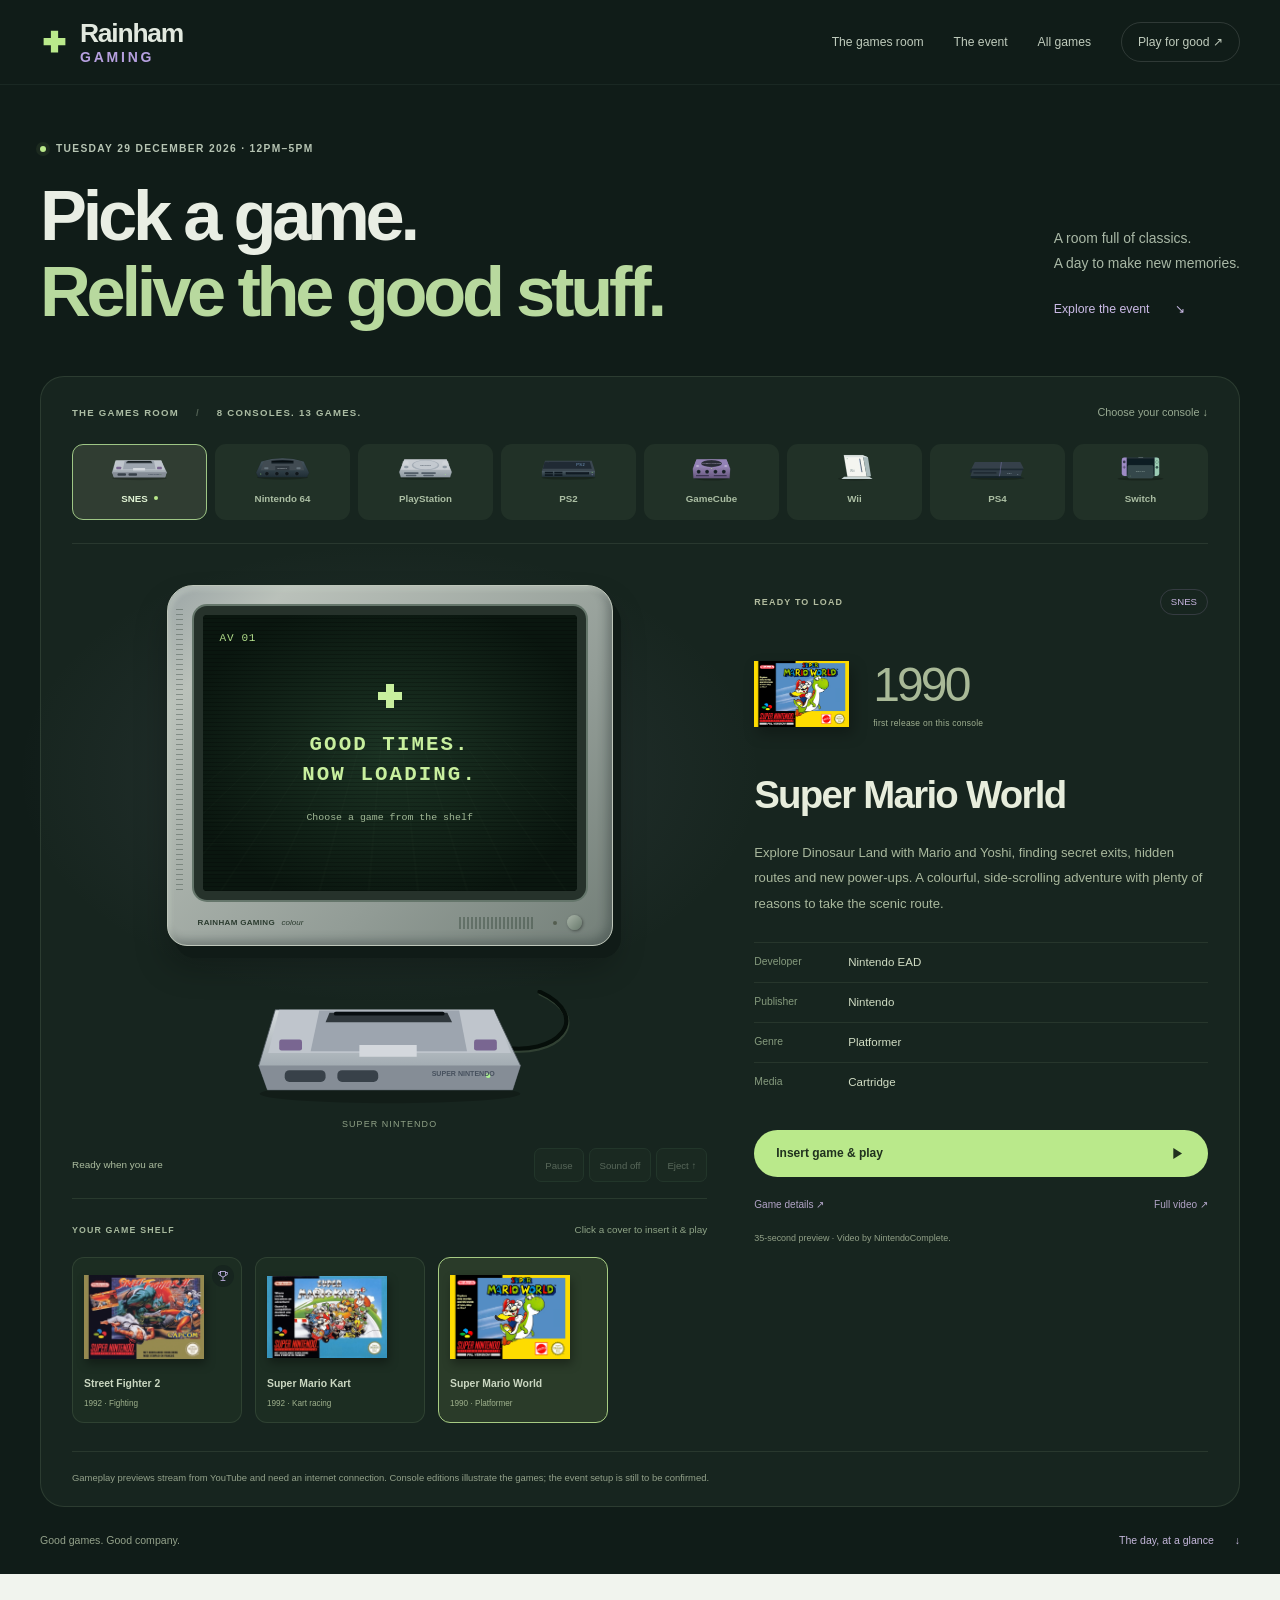
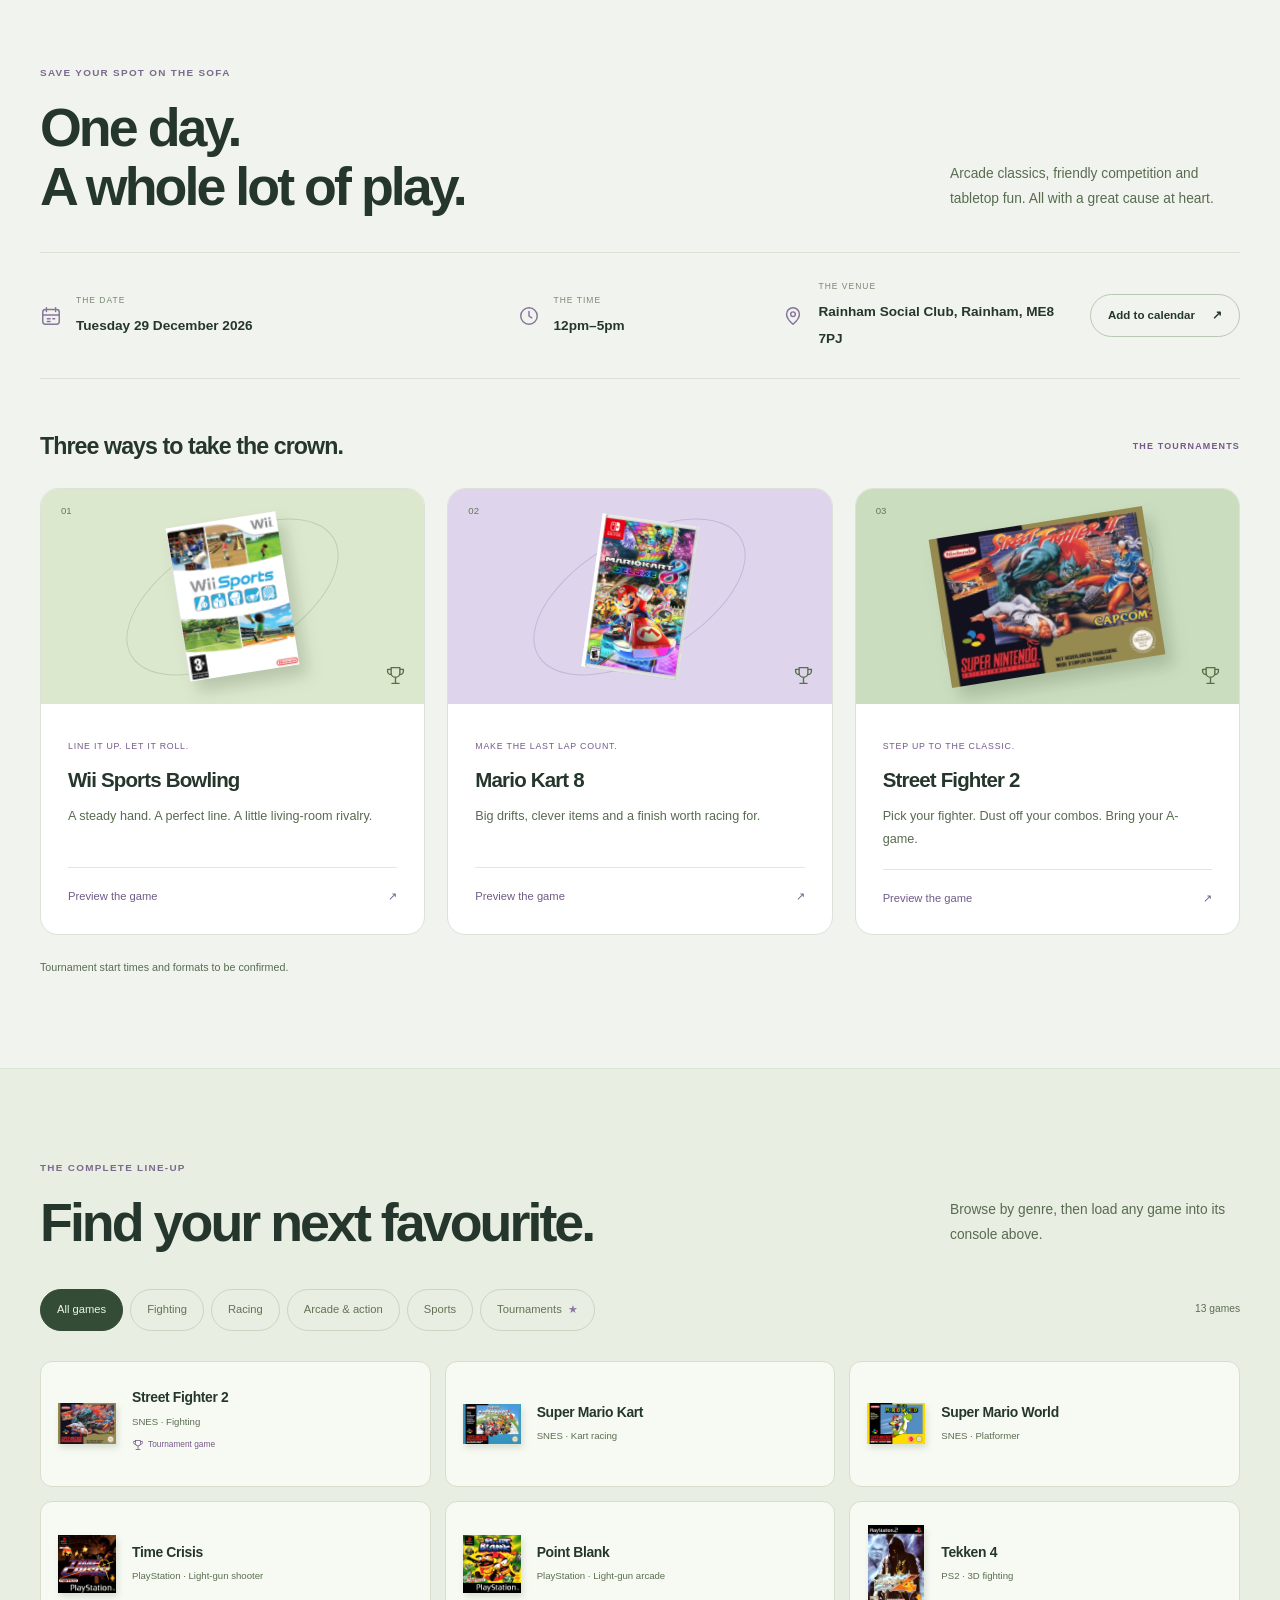
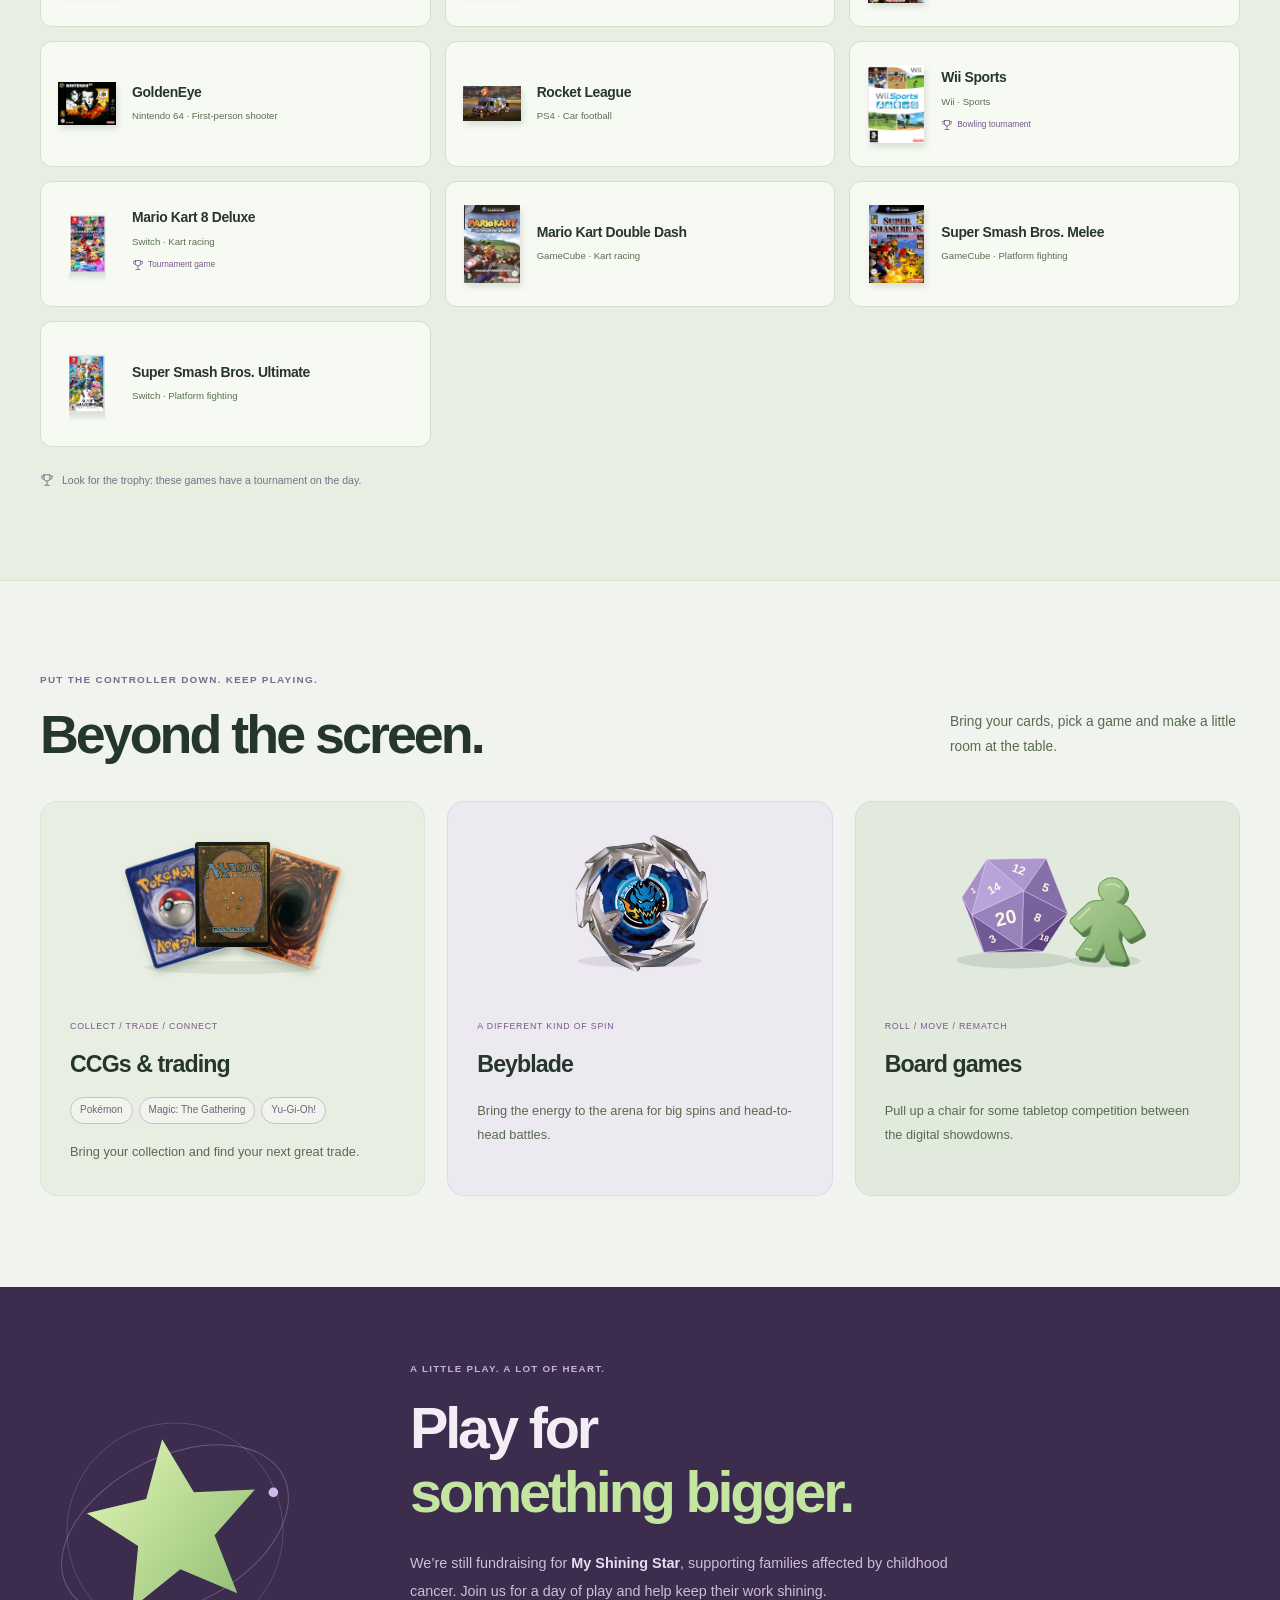
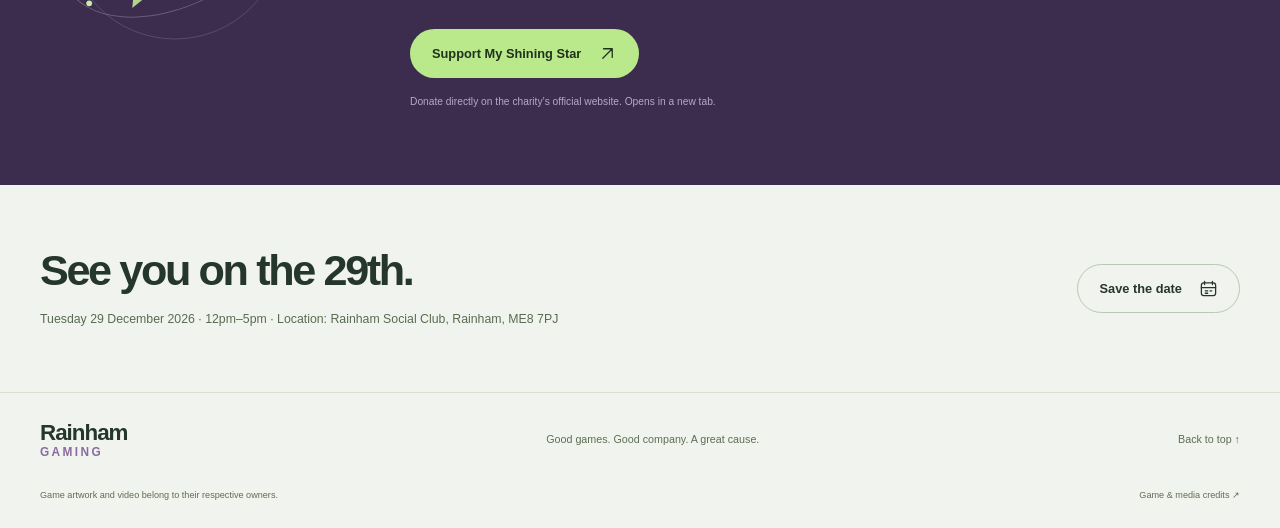
<file: index.html>
<!doctype html>
<html lang="en-GB">
<head>
  <meta charset="utf-8"><meta name="viewport" content="width=device-width,initial-scale=1">
  <meta name="theme-color" content="#101c18"><meta name="referrer" content="strict-origin-when-cross-origin">
  <title>Rainham Gaming — 29 December 2026 · 12pm–5pm</title>
  <meta name="description" content="Rainham Gaming. Choose a console. Load a game. Explore 13 games, three tournaments, trading cards and tabletop fun on Tuesday 29 December 2026, 12pm–5pm. Rainham Social Club, Rainham, ME8 7PJ
 Fundraising for My Shining Star.">
  <meta property="og:title" content="Rainham Gaming — 29 December 2026"><meta property="og:type" content="website"><meta property="og:description" content="Three tournaments. Thirteen games. One great cause. 12pm–5pm, location Rainham Social Club, Rainham, ME8 7PJ.">
  <link rel="icon" href="data:image/svg+xml,%3Csvg xmlns='http://www.w3.org/2000/svg' viewBox='0 0 32 32'%3E%3Crect width='32' height='32' rx='9' fill='%23101c18'/%3E%3Cpath d='M13 6h6v7h7v6h-7v7h-6v-7H6v-6h7z' fill='%23b9eb88'/%3E%3C/svg%3E">
  <link rel="stylesheet" href="styles.css">
  <script defer src="data.js"></script><script defer src="consoles.js"></script><script defer src="app.js"></script>
</head>
<body id="top">
  <a class="skip" href="#main">Skip to content</a>
  <svg class="symbol-library" xmlns="http://www.w3.org/2000/svg" aria-hidden="true" width="0" height="0"><defs>
    <symbol id="arrow" viewBox="0 0 24 24"><path d="M5 12h14m-6-6 6 6-6 6"/></symbol>
    <symbol id="external" viewBox="0 0 24 24"><path d="m6 18 12-12M7 6h11v11"/></symbol>
    <symbol id="trophy" viewBox="0 0 24 24"><path d="M7 3h10v6a5 5 0 0 1-10 0V3Zm0 2H3v2a4 4 0 0 0 4 4m10-6h4v2a4 4 0 0 1-4 4m-5 3v6m-4 1h8"/></symbol>
    <symbol id="calendar" viewBox="0 0 24 24"><rect x="3" y="5" width="18" height="16" rx="3"/><path d="M7 3v4m10-4v4M3 11h18m-13 4h3m3 0h2m-8 3h3"/></symbol>
    <symbol id="pin" viewBox="0 0 24 24"><path d="M19 10c0 5-7 11-7 11S5 15 5 10a7 7 0 1 1 14 0Z"/><circle cx="12" cy="10" r="2.5"/></symbol>
    <symbol id="clock" viewBox="0 0 24 24"><circle cx="12" cy="12" r="9"/><path d="M12 7v5l3 2"/></symbol>
    <symbol id="play" viewBox="0 0 24 24"><path d="m8 5 11 7-11 7Z" fill="currentColor" stroke="none"/></symbol>
    <symbol id="plus" viewBox="0 0 24 24"><path d="M9 3h6v6h6v6h-6v6H9v-6H3V9h6Z" fill="currentColor" stroke="none"/></symbol>
  </defs></svg>
  <header class="header"><div class="wrap topbar"><a aria-label="Rainham Gaming" class="brand" href="#top"><svg class="icon brand-mark" aria-hidden="true"><use href="#plus"/></svg><span class="brand-name">Rainham<span>Gaming</span></span></a><nav aria-label="Main navigation"><a href="#games-room">The games room</a><a href="#event">The event</a><a href="#games" class="optional-nav">All games</a><a class="nav-donate" href="#fundraising">Play for good <span aria-hidden="true">↗</span></a></nav></div></header>
  <main id="main">
    <section class="games-room" id="games-room" aria-labelledby="hero-title">
      <div class="wrap hero-intro"><div><p class="eyebrow"><span class="live-dot" aria-hidden="true"></span>Tuesday 29 December 2026 · 12pm–5pm</p><h1 id="hero-title">Pick a game.<br><span>Relive the good stuff.</span></h1></div><div class="hero-aside"><p>A room full of classics.<br>A day to make new memories.</p><a href="#event">Explore the event <span aria-hidden="true">↘</span></a></div></div>
      <div class="wrap arcade" id="arcade">
        <div class="arcade-heading"><p class="eyebrow">The games room <span class="tiny-divider">/</span> 8 consoles. 13 games.</p><span class="room-hint">Choose your console ↓</span></div>
        <div class="console-nav" id="console-nav" role="group" aria-label="Choose a console"></div>
        <div class="station-layout">
          <div class="station-left">
            <div class="setup" id="setup">
              <div class="room-glow" aria-hidden="true"></div>
              <div class="crt">
                <div class="crt-screen" id="crt-screen">
                  <div class="screen-home" id="screen-home"><div class="screen-grid" aria-hidden="true"></div><span class="screen-channel">AV 01</span><svg class="screen-mark" viewBox="0 0 24 24" aria-hidden="true"><use href="#plus"/></svg><p>GOOD TIMES.<br>NOW LOADING.</p><small>Choose a game from the shelf</small></div>
                  <div class="screen-loading" id="screen-loading" hidden><span class="screen-channel">AV 01</span><span class="loading-ring" aria-hidden="true"></span><p id="loading-label">Loading game…</p></div>
                  <div class="video-layer" id="video-layer" hidden></div>
                  <div class="screen-error" id="screen-error" hidden><svg class="icon" aria-hidden="true"><use href="#play"/></svg><p id="error-message">This preview couldn’t load.</p><a id="screen-watch" href="https://www.youtube.com/" target="_blank" rel="noopener noreferrer">Watch on YouTube ↗</a><button id="retry-video" type="button">Try again</button></div>
                </div>
                <div class="crt-chin"><span class="monitor-brand">RAINHAM GAMING <b>colour</b></span><div class="monitor-speaker" aria-hidden="true"></div><span class="power-light" id="power-light" aria-hidden="true"></span><span class="power-knob" aria-hidden="true"></span></div>
              </div>
              <svg class="console-wire" viewBox="0 0 600 120" aria-hidden="true"><path d="M480 2c65 30 22 80-49 66S248 16 264 115"/></svg>
              <div class="console-bay" id="console-bay"><div id="console-model"></div><span class="slot-target" id="slot-target" aria-hidden="true"></span></div>
              <span class="station-name" id="station-name">Super Nintendo</span>
            </div>
            <div class="player-controls" aria-label="Preview controls"><span class="playback-status" id="playback-status" role="status" aria-live="polite">Ready when you are</span><div><button type="button" id="play-toggle" disabled>Pause</button><button type="button" id="sound-toggle" aria-pressed="false" disabled>Sound off</button><button type="button" id="eject" disabled>Eject ↑</button></div></div>
            <div class="shelf-heading"><p class="eyebrow">Your game shelf</p><span id="shelf-hint">Click a cover to insert it &amp; play</span></div>
            <div class="game-shelf" id="game-shelf" role="group" aria-label="Choose a game to load"></div>
          </div>
          <aside class="game-info" id="game-info" aria-labelledby="game-title">
            <div class="info-kicker"><span class="eyebrow" id="game-state">Ready to load</span><span class="edition-tag" id="game-console">SNES</span></div>
            <div class="info-art"><img id="info-cover" src="assets/covers/super-mario-world.png" alt="Super Mario World box art"><div><span class="big-year" id="game-year">1990</span><span class="year-label">first release on this console</span></div></div>
            <h2 id="game-title">Super Mario World</h2>
            <p class="featured-badge" id="game-tournament" hidden><svg class="icon" aria-hidden="true"><use href="#trophy"/></svg><span></span></p>
            <p class="synopsis" id="game-synopsis"></p>
            <dl class="game-facts"><div><dt>Developer</dt><dd id="game-developer">Nintendo EAD</dd></div><div><dt>Publisher</dt><dd id="game-publisher">Nintendo</dd></div><div><dt>Genre</dt><dd id="game-genre">Platformer</dd></div><div><dt>Media</dt><dd id="game-media">Cartridge</dd></div></dl>
            <button class="button insert-button" id="insert-game" type="button"><span>Insert game &amp; play</span><svg class="icon" aria-hidden="true"><use href="#play"/></svg></button>
            <div class="source-links"><a id="game-source" href="https://en.wikipedia.org/wiki/Super_Mario_World" target="_blank" rel="noopener noreferrer">Game details ↗</a><a id="video-source" href="https://www.youtube.com/watch?v=uy8fUNX0dHo" target="_blank" rel="noopener noreferrer">Full video ↗</a></div>
            <p class="video-credit" id="video-credit"></p>
          </aside>
        </div>
        <p class="room-note">Gameplay previews stream from YouTube and need an internet connection. Console editions illustrate the games; the event setup is still to be confirmed.</p>
      </div>
      <noscript><div class="wrap no-script">The interactive games room needs JavaScript. You can still explore all the event details below.</div></noscript>
      <div class="room-bottom wrap"><span>Good games. Good company.</span><a href="#event">The day, at a glance <span aria-hidden="true">↓</span></a></div>
    </section>
    <section class="event-section section" id="event" aria-labelledby="event-title"><div class="wrap">
      <div class="section-heading"><div><p class="eyebrow">Save your spot on the sofa</p><h2 id="event-title">One day.<br>A whole lot of play.</h2></div><p class="section-aside">Arcade classics, friendly competition and tabletop fun. All with a great cause at heart.</p></div>
      <div class="event-details"><div><svg class="icon" aria-hidden="true"><use href="#calendar"/></svg><p><span>The date</span><strong><time datetime="2026-12-29">Tuesday 29 December 2026</time></strong></p></div><div><svg class="icon" aria-hidden="true"><use href="#clock"/></svg><p><span>The time</span><strong><time datetime="12:00">12pm</time>–<time datetime="17:00">5pm</time></strong></p></div><div><svg class="icon" aria-hidden="true"><use href="#pin"/></svg><p><span>The venue</span><strong>Rainham Social Club, Rainham, ME8 7PJ</strong></p></div><a class="button button-outline" href="rainham-gaming-29-december.ics" download>Add to calendar <span aria-hidden="true">↗</span></a></div>
      <div class="tournament-heading"><h3>Three ways to take the crown.</h3><span class="eyebrow">The tournaments</span></div>
      <div class="tournament-grid">
        <article class="tournament-card"><div class="tournament-art art-bowling"><span class="event-number">01</span><div class="art-orbit"></div><img src="assets/covers/wii-sports.png" alt="Wii Sports box art" loading="lazy"><svg class="icon" aria-hidden="true"><use href="#trophy"/></svg></div><div class="tournament-body"><span class="mini-label">Line it up. Let it roll.</span><h4>Wii Sports Bowling</h4><p>A steady hand. A perfect line. A little living-room rivalry.</p><button class="load-link" type="button" data-load="wii-sports">Preview the game <span aria-hidden="true">↗</span></button></div></article>
        <article class="tournament-card"><div class="tournament-art art-racing"><span class="event-number">02</span><div class="art-orbit"></div><img src="assets/covers/mario-kart-8.png" alt="Mario Kart 8 Deluxe box art" loading="lazy"><svg class="icon" aria-hidden="true"><use href="#trophy"/></svg></div><div class="tournament-body"><span class="mini-label">Make the last lap count.</span><h4>Mario Kart 8</h4><p>Big drifts, clever items and a finish worth racing for.</p><button class="load-link" type="button" data-load="mario-kart-8">Preview the game <span aria-hidden="true">↗</span></button></div></article>
        <article class="tournament-card"><div class="tournament-art art-fighting"><span class="event-number">03</span><div class="art-orbit"></div><img src="assets/covers/street-fighter-2.png" alt="Street Fighter 2 box art" loading="lazy"><svg class="icon" aria-hidden="true"><use href="#trophy"/></svg></div><div class="tournament-body"><span class="mini-label">Step up to the classic.</span><h4>Street Fighter 2</h4><p>Pick your fighter. Dust off your combos. Bring your A-game.</p><button class="load-link" type="button" data-load="street-fighter-2">Preview the game <span aria-hidden="true">↗</span></button></div></article>
      </div><p class="small-note">Tournament start times and formats to be confirmed.</p>
    </div></section>
    <section class="section catalogue" id="games" aria-labelledby="games-title"><div class="wrap"><div class="section-heading"><div><p class="eyebrow">The complete line-up</p><h2 id="games-title">Find your next favourite.</h2></div><p class="section-aside">Browse by genre, then load any game into its console above.</p></div><div class="filter-bar"><div class="filters" id="filters" role="group" aria-label="Filter the games"><button type="button" data-filter="all" aria-pressed="true">All games</button><button type="button" data-filter="fighting" aria-pressed="false">Fighting</button><button type="button" data-filter="racing" aria-pressed="false">Racing</button><button type="button" data-filter="arcade" aria-pressed="false">Arcade &amp; action</button><button type="button" data-filter="sports" aria-pressed="false">Sports</button><button type="button" data-filter="tournaments" aria-pressed="false">Tournaments <span aria-hidden="true">★</span></button></div><p id="game-count" aria-live="polite">13 games</p></div><ul class="catalogue-grid" id="catalogue-grid"></ul><p class="catalogue-legend"><svg class="icon" aria-hidden="true"><use href="#trophy"/></svg>Look for the trophy: these games have a tournament on the day.</p>
      <noscript><p>Street Fighter 2 · Super Mario Kart · Super Mario World · Time Crisis · Point Blank · Tekken 4 · GoldenEye · Rocket League · Wii Sports · Mario Kart 8 Deluxe · Mario Kart Double Dash · Super Smash Bros. Melee · Super Smash Bros. Ultimate</p></noscript>
    </div></section>
    <section class="section extras" id="extras" aria-labelledby="extras-title"><div class="wrap"><div class="section-heading"><div><p class="eyebrow">Put the controller down. Keep playing.</p><h2 id="extras-title">Beyond the screen.</h2></div><p class="section-aside">Bring your cards, pick a game and make a little room at the table.</p></div><div class="extras-grid">
      <article class="extra-card"><svg class="extra-art" xmlns="http://www.w3.org/2000/svg" viewBox="0 0 280 170" role="img" aria-labelledby="ccg-art-title">
<title id="ccg-art-title">The backs of Pokémon, Magic: The Gathering and Yu-Gi-Oh! cards</title>
<defs><filter id="card-shadow" x="-40%" y="-30%" width="180%" height="180%"><feDropShadow dx="1" dy="5" stdDeviation="4" flood-color="#243121" flood-opacity=".23"/></filter>
<clipPath id="clip-pokemon"><rect width="83" height="116" rx="5"/></clipPath><clipPath id="clip-mtg"><rect width="83" height="116" rx="4"/></clipPath><clipPath id="clip-yugioh"><rect width="80" height="116" rx="4"/></clipPath></defs>
<ellipse cx="140" cy="153" rx="97" ry="7" fill="#293c21" opacity=".08"/>
<g transform="translate(36 30) rotate(-17 41.5 58)" filter="url(#card-shadow)"><g clip-path="url(#clip-pokemon)"><svg width="83" height="116" viewBox="138 45 496 689" overflow="hidden"><image href="assets/extras/pokemon-card-back.jpg" width="768" height="768"/></svg></g></g>
<g transform="translate(165 30) rotate(17 40 58)" filter="url(#card-shadow)"><g clip-path="url(#clip-yugioh)"><svg width="80" height="116" viewBox="415 183 1250 1810" overflow="hidden"><image href="assets/extras/yugioh-card-back.jpg" width="2048" height="2048"/></svg></g></g>
<g transform="translate(98.5 15)" filter="url(#card-shadow)"><g clip-path="url(#clip-mtg)"><svg width="83" height="116" viewBox="78 28 251 349" overflow="hidden"><image href="assets/extras/mtg-card-back.jpg" width="400" height="400"/></svg></g></g>
</svg><span class="mini-label">Collect / trade / connect</span><h3>CCGs &amp; trading</h3><div class="tcg-tags"><span>Pokémon</span><span>Magic: The Gathering</span><span>Yu-Gi-Oh!</span></div><p>Bring your collection and find your next great trade.</p></article>
      <article class="extra-card"><svg class="extra-art" viewBox="0 0 280 170" role="img" aria-labelledby="beyblade-art-title"><title id="beyblade-art-title">A detailed blue and silver Beyblade X Dran Sword spinning top</title><ellipse cx="140" cy="146" rx="68" ry="7" fill="#49385e" opacity=".1"/><image href="assets/extras/beyblade-dran-sword.jpg" x="61" y="3" width="158" height="158" style="mix-blend-mode:multiply"/></svg><span class="mini-label">A different kind of spin</span><h3>Beyblade</h3><p>Bring the energy to the arena for big spins and head-to-head battles.</p></article>
      <article class="extra-card"><svg class="extra-art" xmlns="http://www.w3.org/2000/svg" viewBox="0 0 280 170" role="img" aria-labelledby="board-art-title"><title id="board-art-title">A purple twenty-sided die and a green wooden meeple</title><defs><linearGradient id="meeple-face" x1="0" y1="0" x2="1" y2="1"><stop stop-color="#b7d69a"/><stop offset="1" stop-color="#7ba86a"/></linearGradient><linearGradient id="meeple-edge" x2="0" y2="1"><stop stop-color="#6c925c"/><stop offset="1" stop-color="#4b7042"/></linearGradient></defs><ellipse cx="103" cy="145" rx="63" ry="9" fill="#273b24" opacity=".12"/><ellipse cx="203" cy="146" rx="39" ry="7" fill="#273b24" opacity=".12"/><polygon points="56.71,95.40 111.63,132.01 113.75,68.83" fill="#9981bb" stroke="#dfc9ed" stroke-opacity=".62" stroke-width=".8" stroke-linejoin="round"/><polygon points="111.63,132.01 113.75,68.83 162.03,93.66" fill="#79619c" stroke="#dfc9ed" stroke-opacity=".62" stroke-width=".8" stroke-linejoin="round"/><polygon points="56.71,95.40 113.75,68.83 73.18,34.43" fill="#baa2da" stroke="#dfc9ed" stroke-opacity=".62" stroke-width=".8" stroke-linejoin="round"/><polygon points="113.75,68.83 138.26,33.35 162.03,93.66" fill="#866ea8" stroke="#dfc9ed" stroke-opacity=".62" stroke-width=".8" stroke-linejoin="round"/><polygon points="113.75,68.83 138.26,33.35 73.18,34.43" fill="#ae96cf" stroke="#dfc9ed" stroke-opacity=".62" stroke-width=".8" stroke-linejoin="round"/><polygon points="56.71,95.40 111.63,132.01 69.74,136.65" fill="#715995" stroke="#dfc9ed" stroke-opacity=".62" stroke-width=".8" stroke-linejoin="round"/><polygon points="111.63,132.01 134.82,135.57 162.03,93.66" fill="#59417e" stroke="#dfc9ed" stroke-opacity=".62" stroke-width=".8" stroke-linejoin="round"/><polygon points="56.71,95.40 45.97,76.34 73.18,34.43" fill="#a78fc8" stroke="#dfc9ed" stroke-opacity=".62" stroke-width=".8" stroke-linejoin="round"/><polygon points="111.63,132.01 134.82,135.57 69.74,136.65" fill="#59417e" stroke="#dfc9ed" stroke-opacity=".62" stroke-width=".8" stroke-linejoin="round"/><polygon points="56.71,95.40 45.97,76.34 69.74,136.65" fill="#7a629d" stroke="#dfc9ed" stroke-opacity=".62" stroke-width=".8" stroke-linejoin="round"/><text x="94.0" y="98.7" fill="#fff6e8" font-family="Arial,sans-serif" font-weight="700" font-size="21.0" text-anchor="middle" dominant-baseline="central" transform="rotate(-13 94.0 98.7)">20</text><text x="129.1" y="98.2" fill="#fff6e8" font-family="Arial,sans-serif" font-weight="700" font-size="13.0" text-anchor="middle" dominant-baseline="central" transform="rotate(20 129.1 98.2)">8</text><text x="81.2" y="66.2" fill="#fff6e8" font-family="Arial,sans-serif" font-weight="700" font-size="13.0" text-anchor="middle" dominant-baseline="central" transform="rotate(-27 81.2 66.2)">14</text><text x="138.0" y="65.3" fill="#fff6e8" font-family="Arial,sans-serif" font-weight="700" font-size="13.0" text-anchor="middle" dominant-baseline="central" transform="rotate(20 138.0 65.3)">5</text><text x="108.4" y="45.5" fill="#fff6e8" font-family="Arial,sans-serif" font-weight="700" font-size="13.0" text-anchor="middle" dominant-baseline="central" transform="rotate(20 108.4 45.5)">12</text><text x="79.4" y="121.4" fill="#fff6e8" font-family="Arial,sans-serif" font-weight="700" font-size="12.0" text-anchor="middle" dominant-baseline="central" transform="rotate(-27 79.4 121.4)">3</text><text x="136.2" y="120.4" fill="#fff6e8" font-family="Arial,sans-serif" font-weight="700" font-size="9.2" text-anchor="middle" dominant-baseline="central" transform="rotate(20 136.2 120.4)">18</text><text x="58.6" y="68.7" fill="#fff6e8" font-family="Arial,sans-serif" font-weight="700" font-size="9.0" text-anchor="middle" dominant-baseline="central" transform="rotate(-27 58.6 68.7)">1</text><g transform="translate(207 98) rotate(8) scale(.82)"><path d="M0-53C10-53 17-46 17-37C17-30 13-25 8-22L21-18Q27-16 31-10L45 7Q49 12 44 16L33 24Q29 27 25 23L16 14L17 26L30 49Q33 55 26 57H10Q5 57 3 51L-2 35L-8 51Q-10 57-16 57H-32Q-39 57-35 50L-22 26L-21 14L-30 23Q-34 27-38 23L-48 16Q-53 12-48 7L-34-10Q-29-17-23-19L-10-22C-16-26-19-31-19-37C-19-46-11-53 0-53Z" transform="translate(5 5)" fill="url(#meeple-edge)" stroke="#5c824d" stroke-width="1.5"/><path d="M0-53C10-53 17-46 17-37C17-30 13-25 8-22L21-18Q27-16 31-10L45 7Q49 12 44 16L33 24Q29 27 25 23L16 14L17 26L30 49Q33 55 26 57H10Q5 57 3 51L-2 35L-8 51Q-10 57-16 57H-32Q-39 57-35 50L-22 26L-21 14L-30 23Q-34 27-38 23L-48 16Q-53 12-48 7L-34-10Q-29-17-23-19L-10-22C-16-26-19-31-19-37C-19-46-11-53 0-53Z" fill="url(#meeple-face)" stroke="#789f61" stroke-width="1.5"/><path d="M-9-42Q0-48 9-42M-27-9-40 8M-25 46H-17" fill="none" stroke="#e3f0ce" stroke-width="2" stroke-linecap="round" opacity=".65"/></g></svg><span class="mini-label">Roll / move / rematch</span><h3>Board games</h3><p>Pull up a chair for some tabletop competition between the digital showdowns.</p></article>
    </div></div></section>
    <section class="fundraising" id="fundraising" aria-labelledby="fundraising-title"><div class="wrap charity-inner"><div class="charity-art" aria-hidden="true"><svg viewBox="0 0 280 280"><defs><linearGradient id="charity-star" x2="1" y2="1"><stop stop-color="#e3f8b8"/><stop offset="1" stop-color="#8fbc71"/></linearGradient></defs><circle cx="140" cy="140" r="112" fill="none" stroke="#cab9e7" stroke-opacity=".22"/><ellipse cx="140" cy="140" rx="126" ry="77" fill="none" stroke="#d4c7e9" stroke-opacity=".3" transform="rotate(-27 140 140)"/><path d="m140 44 25 59 63 6-48 41 15 63-55-33-55 33 15-63-48-41 63-6Z" fill="url(#charity-star)" transform="rotate(-8 140 140)"/><circle cx="242" cy="100" r="5" fill="#d0b8ed"/><circle cx="51" cy="215" r="3" fill="#c9eca3"/></svg></div><div><p class="eyebrow">A little play. A lot of heart.</p><h2 id="fundraising-title">Play for<br><span>something bigger.</span></h2><p>We’re still fundraising for <strong>My Shining Star</strong>, supporting families affected by childhood cancer. Join us for a day of play and help keep their work shining.</p><a class="button" href="https://myshiningstar.co.uk/make-a-donation/" target="_blank" rel="noopener noreferrer">Support My Shining Star <svg class="icon" aria-hidden="true"><use href="#external"/></svg></a><small>Donate directly on the charity’s official website. Opens in a new tab.</small></div></div></section>
    <div class="wrap last-call"><div><h2>See you on the 29th.</h2><p>Tuesday 29 December 2026 · 12pm–5pm · Location: Rainham Social Club, Rainham, ME8 7PJ</p></div><a class="button button-outline" href="rainham-gaming-29-december.ics" download>Save the date <svg class="icon" aria-hidden="true"><use href="#calendar"/></svg></a></div>
  </main>
  <footer><div class="wrap footer-main"><a aria-label="Rainham Gaming" class="brand" href="#top"><span class="brand-name">Rainham<span>Gaming</span></span></a><p>Good games. Good company. A great cause.</p><a href="#top">Back to top ↑</a></div><div class="wrap footer-small"><span>Game artwork and video belong to their respective owners.</span><a href="credits.html">Game &amp; media credits ↗</a></div></footer>
</body>
</html>
</file>
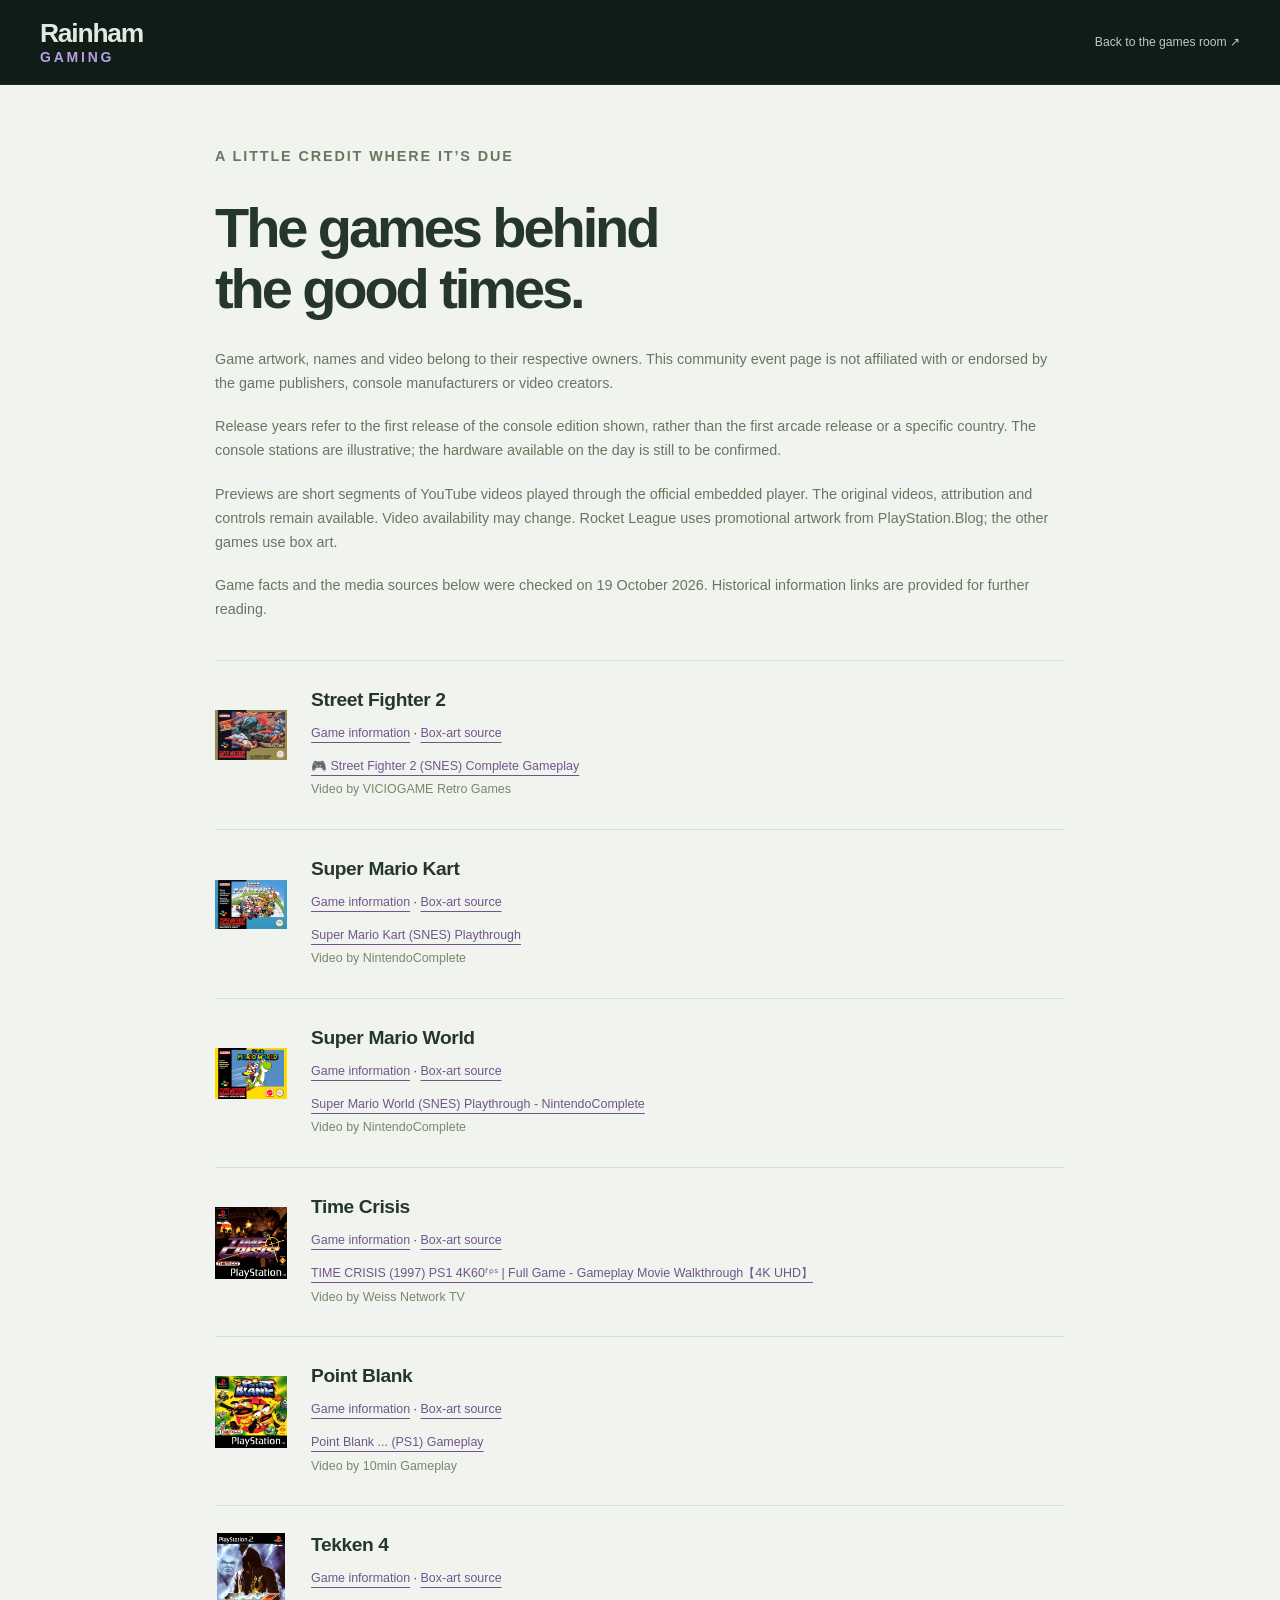
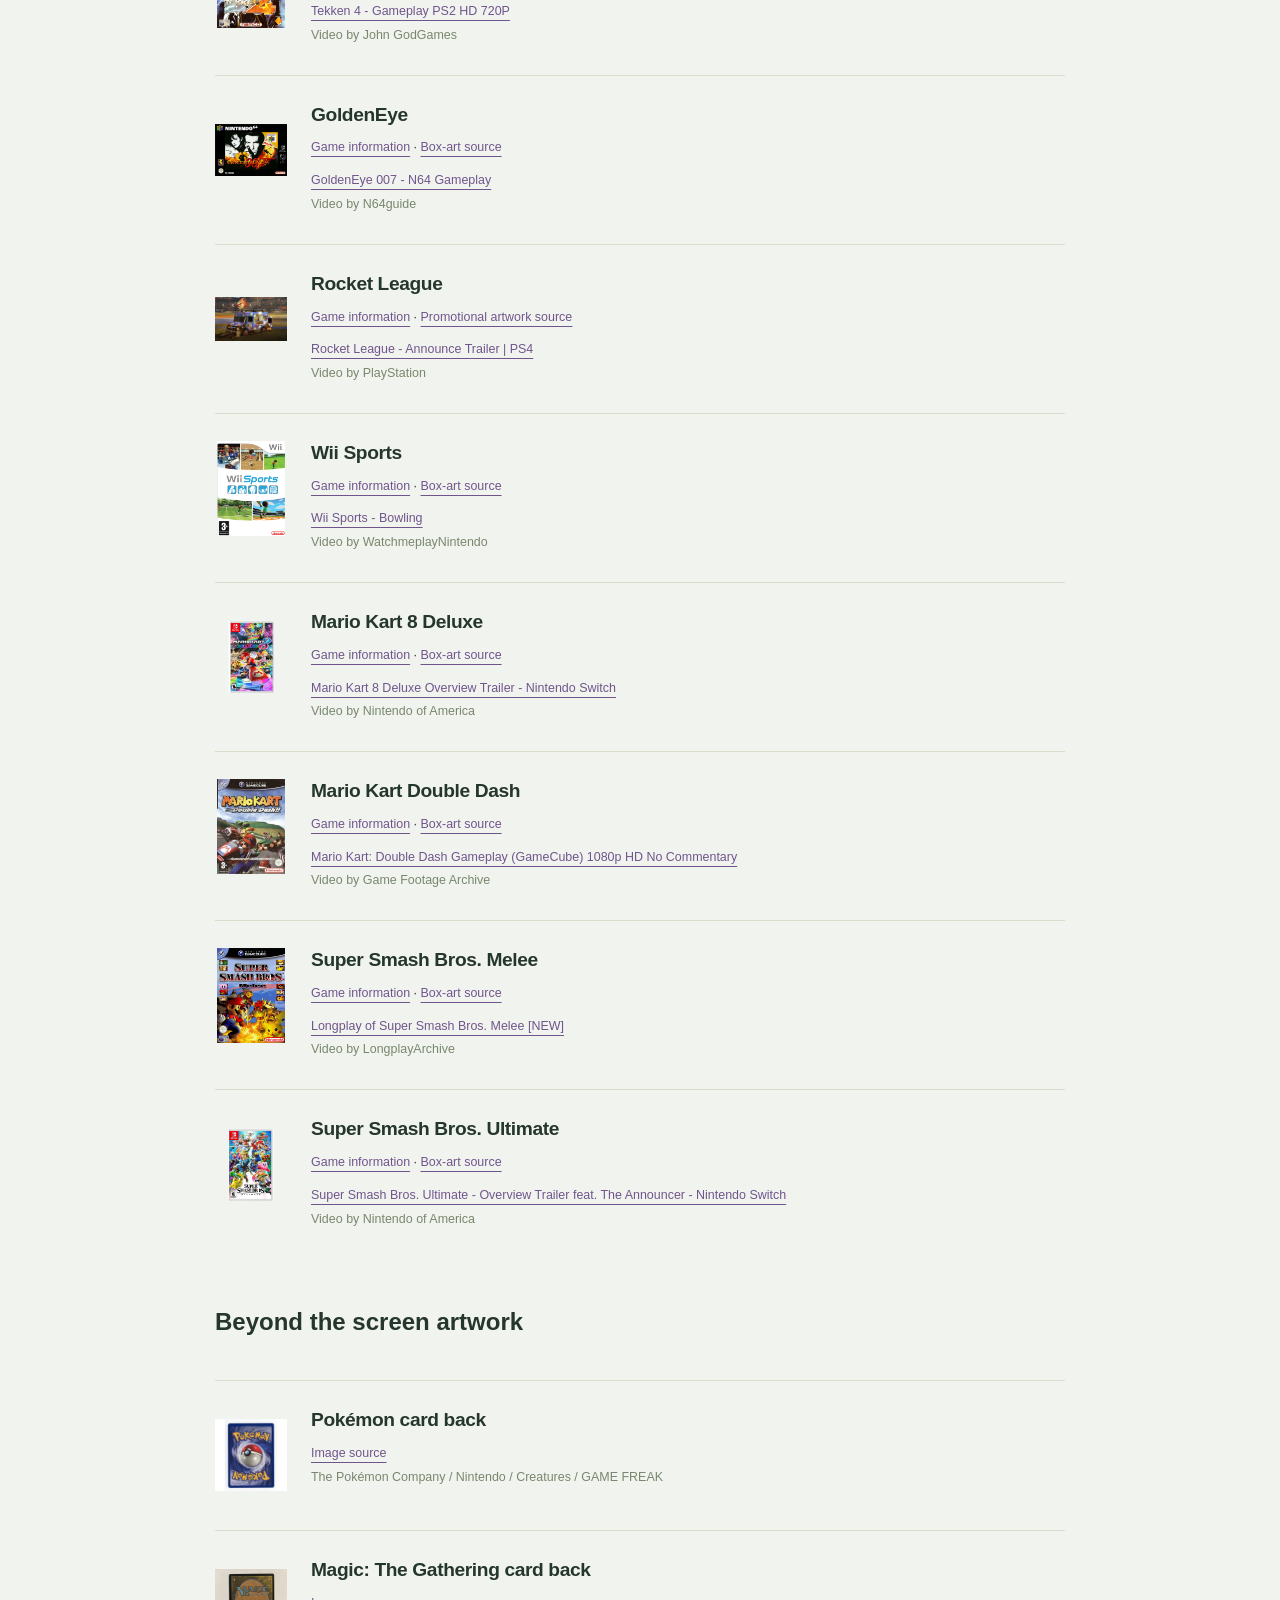
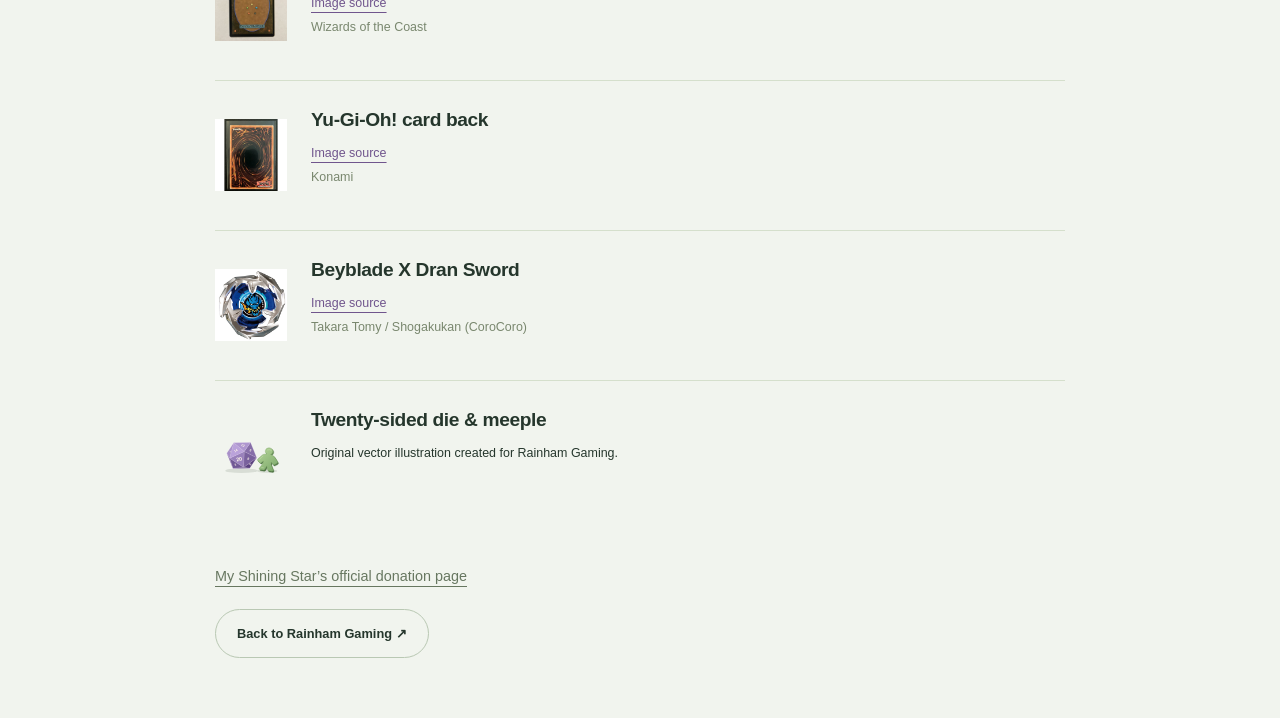
<file: credits.html>
<!doctype html>
<html lang="en-GB"><head><meta charset="utf-8"><meta name="viewport" content="width=device-width,initial-scale=1"><title>Game &amp; media credits — Rainham Gaming</title><link rel="stylesheet" href="styles.css"><style>.credits{max-width:850px;padding-block:60px}.credits h1{font-size:clamp(2.2rem,5vw,3.5rem);line-height:1.1;letter-spacing:-.055em;margin:28px 0}.credits>p{font-size:.9rem;color:#677760;margin-bottom:20px}.credit-list{margin-top:38px}.credit-list article{display:flex;gap:24px;padding:27px 0;border-top:1px solid #d5dfcc;align-items:flex-start}.credit-list img{width:72px;height:95px;object-fit:contain}.credit-list h2{font-size:1.2rem;line-height:1.3;letter-spacing:-.02em}.credit-list p{font-size:.78rem;line-height:1.9;margin-top:9px}.credit-list span{color:#79876e}.credit-list a{color:#70558d}@media(max-width:480px){.credit-list article{gap:17px}.credit-list img{width:52px;height:75px}.credit-list p{overflow-wrap:anywhere}}</style></head><body><header class="header"><div class="wrap topbar"><a aria-label="Rainham Gaming" class="brand" href="index.html"><span class="brand-name">Rainham<span>Gaming</span></span></a><nav aria-label="Navigation"><a href="index.html#games-room">Back to the games room ↗</a></nav></div></header><main class="wrap credits"><p class="eyebrow">A little credit where it’s due</p><h1>The games behind<br>the good times.</h1><p>Game artwork, names and video belong to their respective owners. This community event page is not affiliated with or endorsed by the game publishers, console manufacturers or video creators.</p><p>Release years refer to the first release of the console edition shown, rather than the first arcade release or a specific country. The console stations are illustrative; the hardware available on the day is still to be confirmed.</p><p>Previews are short segments of YouTube videos played through the official embedded player. The original videos, attribution and controls remain available. Video availability may change. Rocket League uses promotional artwork from PlayStation.Blog; the other games use box art.</p><p>Game facts and the media sources below were checked on 19 October 2026. Historical information links are provided for further reading.</p><div class="credit-list"><article><img src="assets/covers/street-fighter-2.png" alt="" loading="lazy"><div><h2>Street Fighter 2</h2><p><a href="https://en.wikipedia.org/wiki/Street_Fighter_II">Game information</a> · <a href="https://thumbnails.libretro.com/Nintendo%20-%20Super%20Nintendo%20Entertainment%20System/Named_Boxarts/Street%20Fighter%20II%20(Europe).png">Box-art source</a></p><p><a href="https://www.youtube.com/watch?v=Is9GqRDUOPs">🎮 Street Fighter 2 (SNES) Complete Gameplay</a><br><span>Video by VICIOGAME Retro Games</span></p></div></article><article><img src="assets/covers/super-mario-kart.png" alt="" loading="lazy"><div><h2>Super Mario Kart</h2><p><a href="https://en.wikipedia.org/wiki/Super_Mario_Kart">Game information</a> · <a href="https://thumbnails.libretro.com/Nintendo%20-%20Super%20Nintendo%20Entertainment%20System/Named_Boxarts/Super%20Mario%20Kart%20(Europe).png">Box-art source</a></p><p><a href="https://www.youtube.com/watch?v=6KzhEGPUNIk">Super Mario Kart (SNES) Playthrough</a><br><span>Video by NintendoComplete</span></p></div></article><article><img src="assets/covers/super-mario-world.png" alt="" loading="lazy"><div><h2>Super Mario World</h2><p><a href="https://en.wikipedia.org/wiki/Super_Mario_World">Game information</a> · <a href="https://thumbnails.libretro.com/Nintendo%20-%20Super%20Nintendo%20Entertainment%20System/Named_Boxarts/Super%20Mario%20World%20(Europe).png">Box-art source</a></p><p><a href="https://www.youtube.com/watch?v=uy8fUNX0dHo">Super Mario World (SNES) Playthrough - NintendoComplete</a><br><span>Video by NintendoComplete</span></p></div></article><article><img src="assets/covers/time-crisis.png" alt="" loading="lazy"><div><h2>Time Crisis</h2><p><a href="https://en.wikipedia.org/wiki/Time_Crisis_(video_game)">Game information</a> · <a href="https://thumbnails.libretro.com/Sony%20-%20PlayStation/Named_Boxarts/Time%20Crisis%20(Europe)%20(En,Fr,De).png">Box-art source</a></p><p><a href="https://www.youtube.com/watch?v=1fg1f7PgL6I">TIME  CRISIS (1997) PS1 4K60ᶠᵖˢ | Full Game - Gameplay Movie Walkthrough【4K UHD】</a><br><span>Video by Weiss Network TV</span></p></div></article><article><img src="assets/covers/point-blank.png" alt="" loading="lazy"><div><h2>Point Blank</h2><p><a href="https://en.wikipedia.org/wiki/Point_Blank_(video_game_series)">Game information</a> · <a href="https://thumbnails.libretro.com/Sony%20-%20PlayStation/Named_Boxarts/Point%20Blank%20(Europe)%20(En,Fr,De).png">Box-art source</a></p><p><a href="https://www.youtube.com/watch?v=oM-090qIMOs">Point Blank ... (PS1) Gameplay</a><br><span>Video by 10min Gameplay</span></p></div></article><article><img src="assets/covers/tekken-4.png" alt="" loading="lazy"><div><h2>Tekken 4</h2><p><a href="https://en.wikipedia.org/wiki/Tekken_4">Game information</a> · <a href="https://thumbnails.libretro.com/Sony%20-%20PlayStation%202/Named_Boxarts/Tekken%204%20(Europe)%20(En,Fr,De,Es,It)%20(v1.00).png">Box-art source</a></p><p><a href="https://www.youtube.com/watch?v=dWLsuIcYVZY">Tekken 4 - Gameplay PS2 HD 720P</a><br><span>Video by John GodGames</span></p></div></article><article><img src="assets/covers/goldeneye.png" alt="" loading="lazy"><div><h2>GoldenEye</h2><p><a href="https://en.wikipedia.org/wiki/GoldenEye_007_(1997_video_game)">Game information</a> · <a href="https://thumbnails.libretro.com/Nintendo%20-%20Nintendo%2064/Named_Boxarts/GoldenEye%20007%20(Europe).png">Box-art source</a></p><p><a href="https://www.youtube.com/watch?v=ktwVEYqnpcc">GoldenEye 007 - N64 Gameplay</a><br><span>Video by N64guide</span></p></div></article><article><img src="assets/covers/rocket-league.jpg" alt="" loading="lazy"><div><h2>Rocket League</h2><p><a href="https://en.wikipedia.org/wiki/Rocket_League">Game information</a> · <a href="https://blog.playstation.com/2015/06/03/rocket-league-out-july-7th-sweet-tooth-joins-roster/">Promotional artwork source</a></p><p><a href="https://www.youtube.com/watch?v=NC82dWrFqCE">Rocket League - Announce Trailer | PS4</a><br><span>Video by PlayStation</span></p></div></article><article><img src="assets/covers/wii-sports.png" alt="" loading="lazy"><div><h2>Wii Sports</h2><p><a href="https://en.wikipedia.org/wiki/Wii_Sports">Game information</a> · <a href="https://thumbnails.libretro.com/Nintendo%20-%20Wii/Named_Boxarts/Wii%20Sports%20(Europe,%20Australia)%20(En,Fr,De,Es,It).png">Box-art source</a></p><p><a href="https://www.youtube.com/watch?v=cYInijti4AA">Wii Sports - Bowling</a><br><span>Video by WatchmeplayNintendo</span></p></div></article><article><img src="assets/covers/mario-kart-8.png" alt="" loading="lazy"><div><h2>Mario Kart 8 Deluxe</h2><p><a href="https://en.wikipedia.org/wiki/Mario_Kart_8_Deluxe">Game information</a> · <a href="https://i5.walmartimages.com/asr/44dd55dd-58a3-4fa2-9d37-c7ba774689c0.923e2b6a6d614f0509862bc659ff64c7.png">Box-art source</a></p><p><a href="https://www.youtube.com/watch?v=ZKB9FEXhJ68">Mario Kart 8 Deluxe Overview Trailer - Nintendo Switch</a><br><span>Video by Nintendo of America</span></p></div></article><article><img src="assets/covers/double-dash.png" alt="" loading="lazy"><div><h2>Mario Kart Double Dash</h2><p><a href="https://en.wikipedia.org/wiki/Mario_Kart:_Double_Dash">Game information</a> · <a href="https://thumbnails.libretro.com/Nintendo%20-%20GameCube/Named_Boxarts/Mario%20Kart%20-%20Double%20Dash!!%20(Europe)%20(En,Fr,De,Es,It).png">Box-art source</a></p><p><a href="https://www.youtube.com/watch?v=euwwgV8IhZk">Mario Kart: Double Dash Gameplay (GameCube) 1080p HD No Commentary</a><br><span>Video by Game Footage Archive</span></p></div></article><article><img src="assets/covers/melee.png" alt="" loading="lazy"><div><h2>Super Smash Bros. Melee</h2><p><a href="https://en.wikipedia.org/wiki/Super_Smash_Bros._Melee">Game information</a> · <a href="https://thumbnails.libretro.com/Nintendo%20-%20GameCube/Named_Boxarts/Super%20Smash%20Bros.%20Melee%20(Europe).png">Box-art source</a></p><p><a href="https://www.youtube.com/watch?v=NRbvisL8Fk0">Longplay of Super Smash Bros. Melee [NEW]</a><br><span>Video by LongplayArchive</span></p></div></article><article><img src="assets/covers/ultimate.jpg" alt="" loading="lazy"><div><h2>Super Smash Bros. Ultimate</h2><p><a href="https://en.wikipedia.org/wiki/Super_Smash_Bros._Ultimate">Game information</a> · <a href="https://i5.walmartimages.com/seo/Super-Smash-Bros-Ultimate-for-Nintendo-Switch-New-Video-Game_67e213ed-9efd-476b-af79-ead5da8ac7a9.37a55780d0f37879a665e7e85521fbde.jpeg">Box-art source</a></p><p><a href="https://www.youtube.com/watch?v=WLu7e8RZoYc">Super Smash Bros. Ultimate - Overview Trailer feat. The Announcer - Nintendo Switch</a><br><span>Video by Nintendo of America</span></p></div></article></div><h2 style="margin-top:44px">Beyond the screen artwork</h2><div class="credit-list"><article><img src="assets/extras/pokemon-card-back.jpg" alt="" loading="lazy"><div><h2>Pokémon card back</h2><p><a href="https://www.walmart.com/ip/623287272?conditionGroupCode=4">Image source</a><br><span>The Pokémon Company / Nintendo / Creatures / GAME FREAK</span></p></div></article><article><img src="assets/extras/mtg-card-back.jpg" alt="" loading="lazy"><div><h2>Magic: The Gathering card back</h2><p><a href="https://www.ebay.com/itm/186427437958">Image source</a><br><span>Wizards of the Coast</span></p></div></article><article><img src="assets/extras/yugioh-card-back.jpg" alt="" loading="lazy"><div><h2>Yu-Gi-Oh! card back</h2><p><a href="https://www.dragoncardgames.co.uk/shadows-in-valhalla-shva/old-entity-cthugua-shva-en016-1st-edition-secret-rare">Image source</a><br><span>Konami</span></p></div></article><article><img src="assets/extras/beyblade-dran-sword.jpg" alt="" loading="lazy"><div><h2>Beyblade X Dran Sword</h2><p><a href="https://corocoro-news.jp/news/364751/">Image source</a><br><span>Takara Tomy / Shogakukan (CoroCoro)</span></p></div></article><article><img src="assets/extras/d20-and-meeple.svg" alt="" loading="lazy"><div><h2>Twenty-sided die &amp; meeple</h2><p>Original vector illustration created for Rainham Gaming.</p></div></article></div><p style="margin-top:35px"><a href="https://myshiningstar.co.uk/make-a-donation/">My Shining Star’s official donation page</a></p><a class="button button-outline" href="index.html">Back to Rainham Gaming ↗</a></main></body></html>
</file>
<file: styles.css>
:root{--night:#101c18;--panel:#18251f;--green:#bae98b;--purple:#b6a0df;--paper:#f1f4ee;--ink:#25362c;--muted:#6d7b70;--line:#d9e1d5}
*{box-sizing:border-box}html{scroll-behavior:smooth;scroll-padding-top:24px}body{margin:0;background:var(--paper);color:var(--ink);font-family:Inter,ui-sans-serif,-apple-system,BlinkMacSystemFont,'Segoe UI',Arial,sans-serif;font-size:16px;line-height:1.65;-webkit-font-smoothing:antialiased}h1,h2,h3,h4,p{margin:0}button,a{-webkit-tap-highlight-color:transparent}button{font:inherit;cursor:pointer}button:disabled{cursor:default;opacity:.4}a{color:inherit;text-underline-offset:5px}button:focus-visible,a:focus-visible{outline:3px solid #a393d2;outline-offset:5px}button:focus-visible{position:relative;z-index:3}[hidden]{display:none!important}::selection{color:#152319;background:#b7e891}.wrap{width:min(1200px,calc(100% - 72px));margin-inline:auto}.icon{width:22px;height:22px;fill:none;stroke:currentColor;stroke-width:1.6;stroke-linecap:round;stroke-linejoin:round;flex:none}.symbol-library{position:absolute;overflow:hidden}.skip{position:absolute;top:-90px;left:20px;padding:14px 20px;background:var(--green);color:var(--night);z-index:30;border-radius:8px}.skip:focus{top:15px}.eyebrow{text-transform:uppercase;font-size:.64rem;letter-spacing:.13em;font-weight:600}.button{display:inline-flex;align-items:center;justify-content:center;gap:17px;min-height:48px;padding:13px 21px;border:1px solid transparent;border-radius:999px;background:var(--green);color:#20311e;font-size:.8rem;font-weight:650;text-decoration:none;transition:transform .2s,background .2s}.button:hover{background:#cbefa6;transform:translateY(-2px)}.button-outline{background:transparent;border-color:#b9c8b3;color:var(--ink)}.button-outline:hover{background:#e3ecd9}.button .icon{width:19px;height:19px}
.header{background:var(--night);color:#e2e9df;border-bottom:1px solid #d8efdf0d}.topbar{min-height:84px;display:flex;align-items:center;justify-content:space-between;gap:28px}.brand{font-size:1.65rem;font-weight:750;letter-spacing:-.07em;display:inline-flex;align-items:center;gap:3px;text-decoration:none;line-height:1}.brand span{color:var(--purple)}.brand-mark{width:29px;height:29px;color:var(--green);margin-right:8px}.header nav{display:flex;align-items:center;gap:30px}.header nav a{color:#bfcbbc;font-size:.76rem;font-weight:500;text-decoration:none}.header nav a:hover{color:#edfae5}.nav-donate{border:1px solid #ffffff21;border-radius:999px;padding:9px 16px}.games-room{color:#e9eee4;background:var(--night);padding-bottom:24px;overflow:hidden}.hero-intro{display:flex;align-items:flex-end;justify-content:space-between;gap:40px;padding-top:56px;padding-bottom:46px}.hero-intro .eyebrow{color:#b6c4b3;display:flex;align-items:center;gap:10px;font-size:.64rem}.live-dot{width:6px;height:6px;background:var(--green);border-radius:50%;box-shadow:0 0 0 4px #bae98b11}.hero-intro h1{font-size:clamp(2.8rem,5.5vw,4.5rem);line-height:1.08;font-weight:650;letter-spacing:-.06em;margin-top:20px}.hero-intro h1 span{color:#b8d99e}.hero-aside{color:#a9b8a6;font-size:.87rem;line-height:1.85;padding-bottom:8px}.hero-aside a{display:inline-flex;align-items:center;gap:25px;color:#cbbbe6;margin-top:21px;text-decoration:none;font-size:.77rem}
.arcade{background:#17251f;border:1px solid #a7c29c24;border-radius:24px;padding:27px 31px 20px;scroll-margin-top:22px}.arcade-heading{display:flex;justify-content:space-between;align-items:center;gap:20px;margin-bottom:22px}.arcade-heading .eyebrow{color:#acbda4;font-size:.6rem}.tiny-divider{margin:0 13px;opacity:.4}.room-hint{font-size:.68rem;color:#98aa92}.console-nav{display:grid;grid-template-columns:repeat(8,minmax(0,1fr));gap:8px;border-bottom:1px solid #cde6c419;padding-bottom:23px}.console-tab{background:#213127;border:1px solid transparent;color:#abbea3;border-radius:11px;padding:6px 5px 9px;transition:background .2s,border-color .2s;min-width:0}.console-tab svg{display:block;width:69px;height:33px;max-width:100%;margin:auto}.console-tab span{font-size:.61rem;white-space:nowrap;font-weight:550}.console-tab:hover{background:#2c3b30}.console-tab[aria-pressed=true]{background:#303d32;color:#e0f3d4;border-color:#9ec685}.console-tab[aria-pressed=true] span::after{content:'';display:inline-block;width:4px;height:4px;margin:0 0 2px 6px;border-radius:50%;background:var(--green)}
.station-layout{display:grid;grid-template-columns:minmax(0,1.4fr) minmax(0,1fr);gap:47px;padding-top:30px}.station-left{min-width:0}.setup{position:relative;display:flex;flex-direction:column;align-items:center;padding-top:11px;isolation:isolate}.room-glow{position:absolute;top:-40px;left:-70px;right:-70px;height:480px;background:radial-gradient(ellipse,#8e92b024,transparent 68%);z-index:-1}.crt{position:relative;width:min(100%,446px);padding:20px 26px 0;border-radius:26px 26px 20px 20px;background:linear-gradient(135deg,#9ca6a6 0%,#bac1ba 15%,#929c96 65%,#737f78);border:1px solid #bec6ba;box-shadow:inset 3px 4px 4px #d5ded254,inset -5px -5px 10px #1e2b2954,8px 12px 0 #101b17,0 20px 32px #0004;z-index:2}.crt::before{content:'';position:absolute;left:8px;top:23px;bottom:51px;width:7px;background:repeating-linear-gradient(to bottom,#4e5d54 0 1px,transparent 1px 5px);opacity:.5}.crt-screen{position:relative;aspect-ratio:4/3;background:#07120e;border:9px solid #26322b;border-radius:13px;box-shadow:0 0 0 2px #65766b,inset 0 0 30px #000;overflow:hidden;isolation:isolate}.screen-home,.screen-loading,.screen-error{position:absolute;inset:0;display:flex;flex-direction:column;align-items:center;justify-content:center;text-align:center;background:#0c1c14;color:#c8ef9e;padding:20px}.screen-home{background:radial-gradient(ellipse at 50% 50%,#1c3424,#0a160f 80%)}.screen-home::after{content:'';position:absolute;inset:0;pointer-events:none;background:repeating-linear-gradient(to bottom,transparent 0 3px,#0003 3px 4px)}.screen-home p{font-family:'Courier New',monospace;font-weight:700;font-size:clamp(.9rem,1.7vw,1.3rem);line-height:1.45;letter-spacing:.1em;position:relative;z-index:1}.screen-home small{font-family:'Courier New',monospace;font-size:.62rem;margin-top:20px;position:relative;z-index:1;color:#a2b997}.screen-mark{fill:var(--purple);width:32px;height:32px;margin-bottom:18px;position:relative;z-index:1}.screen-channel{position:absolute;left:17px;top:14px;font-family:'Courier New',monospace;color:#b6e28e;font-size:.69rem;letter-spacing:.06em}.screen-grid{position:absolute;inset:0;background-image:linear-gradient(#8bba7b08 1px,transparent 1px),linear-gradient(90deg,#8bba7b08 1px,transparent 1px);background-size:29px 29px;transform:perspective(200px) rotateX(38deg) scale(1.7);transform-origin:center bottom;opacity:.6}.crt-chin{height:45px;display:flex;align-items:center;gap:10px;padding-inline:4px}.monitor-brand{font-family:Arial,sans-serif;letter-spacing:.04em;font-size:.5rem;color:#2c3c30;font-weight:700;white-space:nowrap}.monitor-brand b{font-weight:400;font-style:italic;letter-spacing:0;margin-left:4px}.monitor-speaker{height:12px;width:76px;margin-left:auto;opacity:.35;background:repeating-linear-gradient(to right,#223528 0 2px,transparent 2px 4px)}.power-light{width:4px;height:4px;border-radius:50%;background:#545e50;margin-left:8px}.power-light.on{background:#b0e77e;box-shadow:0 0 8px #b8f68d}.power-knob{width:15px;height:15px;border-radius:50%;background:linear-gradient(135deg,#a9b4a8,#67786b);box-shadow:1px 1px 3px #0006}.console-wire{position:absolute;top:calc(100% - 141px);left:0;width:100%;height:100px;fill:none;stroke:#060e0a;stroke-width:5;stroke-linecap:round;z-index:-1;filter:drop-shadow(1px 2px 0 #314133)}.console-bay{width:min(76%,330px);position:relative;margin-top:26px;z-index:3}.console-bay svg{display:block;width:100%;height:auto;overflow:visible}.slot-target{position:absolute;width:1px;height:1px;pointer-events:none;left:50%;top:31%}.station-name{font-size:.56rem;text-transform:uppercase;letter-spacing:.12em;color:#8fa186;margin-top:3px}.console-bay.is-loading .lid{transform:translateY(-8px) scaleY(.75);transform-origin:center;transition:transform .3s}.console-bay.is-loading .tray{transform:translateY(9px);transition:transform .3s}
.screen-loading p{font-family:'Courier New',monospace;font-size:.74rem;max-width:90%;line-height:1.5}.loading-ring{width:29px;height:29px;border:2px solid #bce9a02b;border-top-color:#c2a4eb;border-radius:50%;animation:spin 1.1s linear infinite;margin-bottom:15px}.video-layer{position:absolute;inset:0;background:black}.video-layer iframe,.video-layer>div{width:100%;height:100%;border:0;display:block}.screen-error{background-position:center;background-size:cover;color:#ecf4e9;gap:13px;font-size:.8rem}.screen-error p{max-width:260px;line-height:1.5}.screen-error .icon{color:#c9afe9}.screen-error a{font-size:.75rem;color:#d4eeb5}.screen-error button{font-size:.68rem;background:#d5e9c015;border:1px solid #b7d0a94d;color:#d0dfc4;padding:5px 12px;border-radius:5px}.player-controls{display:flex;justify-content:space-between;align-items:center;gap:12px;margin:17px 0 23px;padding-bottom:16px;border-bottom:1px solid #c1dda41c}.playback-status{font-size:.62rem;color:#acbd9f;max-width:43%}.player-controls>div{display:flex;gap:5px}.player-controls button{padding:7px 10px;background:#223127;color:#b8c9b1;border:1px solid #36503d;border-radius:7px;font-size:.6rem;min-height:34px}.player-controls button:not(:disabled):hover{background:#354a3a}.shelf-heading{display:flex;align-items:center;justify-content:space-between;gap:12px;margin-bottom:18px}.shelf-heading .eyebrow{font-size:.55rem;color:#a7b99d}.shelf-heading>span{font-size:.62rem;color:#8fa487}.game-shelf{display:flex;gap:13px;align-items:stretch}.shelf-game{width:calc((100% - 26px)/3);max-width:170px;border:1px solid #a6bb9624;border-radius:12px;background:#1c2d22;color:#cad7c1;text-align:left;padding:11px;position:relative;transition:background .2s,border-color .2s,transform .2s;display:flex;flex-direction:column}.shelf-game:hover{background:#2c3f2d;transform:translateY(-4px)}.shelf-game[aria-pressed=true]{border-color:#a7cc83;background:#2a3b29}.shelf-cover{height:96px;display:flex;align-items:center;justify-content:center;margin-bottom:12px}.shelf-cover img{max-width:100%;max-height:96px;object-fit:contain;filter:drop-shadow(2px 5px 5px #0005);border-radius:2px}.shelf-game strong{font-size:.65rem;font-weight:550;line-height:1.4}.shelf-game>small{font-size:.51rem;color:#9fb18d;margin-top:6px}.shelf-trophy{position:absolute;top:7px;right:7px;background:#17251f;display:grid;place-items:center;border-radius:50%;width:22px;height:22px;color:#cbbaef}.shelf-trophy .icon{width:12px;height:12px}.room-note{font-size:.59rem;line-height:1.75;color:#93a18a;border-top:1px solid #c7e8b919;padding-top:18px;margin-top:28px}.room-bottom{display:flex;align-items:center;justify-content:space-between;margin-top:25px;color:#93a18a;font-size:.66rem}.room-bottom a{color:#c4b7da;text-decoration:none}.room-bottom a span{margin-left:18px}.no-script{padding-block:25px;color:#d9ecc7}
.game-info{padding:15px 0 10px;min-width:0}.info-kicker{display:flex;align-items:center;justify-content:space-between;gap:12px}.info-kicker .eyebrow{font-size:.56rem;color:#b2bc9f}.edition-tag{color:#c9b6e1;border:1px solid #ad94c534;border-radius:999px;font-size:.6rem;padding:4px 10px}.info-art{display:flex;align-items:center;gap:24px;margin:26px 0}.info-art>img{width:95px;height:106px;object-fit:contain;object-position:left center;filter:drop-shadow(4px 7px 7px #0004)}.info-art>div{display:flex;flex-direction:column;align-items:flex-start}.big-year{font-size:3rem;line-height:1.1;letter-spacing:-.06em;font-weight:500;color:#a9b997}.year-label{font-size:.53rem;letter-spacing:.03em;max-width:114px;line-height:1.5;color:#a0b091;margin-top:5px}.game-info h2{font-size:clamp(1.9rem,3vw,2.7rem);font-weight:600;letter-spacing:-.045em;line-height:1.14;color:#e7eddc;text-wrap:balance}.featured-badge{display:inline-flex;align-items:center;gap:7px;font-size:.61rem;line-height:1.4;margin-top:17px;color:#d0b9ee;background:#a98bcb16;padding:8px 11px;border-radius:7px}.featured-badge .icon{width:15px;height:15px}.synopsis{font-size:.82rem;line-height:1.95;color:#a9b89d;margin-top:23px}.game-facts{margin:25px 0 28px;font-size:.72rem}.game-facts>div{display:grid;grid-template-columns:76px 1fr;gap:18px;border-top:1px solid #c9e8ba16;padding:10px 0}.game-facts dt{color:#859a7d;font-size:.65rem}.game-facts dd{color:#d1ddc4;margin:0}.insert-button{min-height:46px;width:100%;justify-content:space-between;font-size:.75rem}.source-links{display:flex;justify-content:space-between;gap:15px;margin-top:20px}.source-links a{font-size:.63rem;text-decoration:none;color:#b2a4c7}.source-links a:hover{text-decoration:underline}.video-credit{font-size:.56rem;color:#91a087;line-height:1.7;margin-top:17px}
.flying-media{position:fixed;left:0;top:0;width:98px;height:75px;z-index:100;pointer-events:none;background:linear-gradient(135deg,#b6bbb7,#7e8984);border:3px solid #6b7770;border-radius:7px 7px 3px 3px;box-shadow:1px 5px 14px #0007;display:flex;align-items:center;justify-content:center;overflow:hidden;will-change:transform,opacity}.flying-media img{width:70%;height:72%;object-fit:cover;border-radius:3px}.flying-media.cartridge::after,.flying-media.game-card::after{content:'';position:absolute;bottom:0;left:10%;right:10%;height:7px;background:repeating-linear-gradient(to right,#c5ac64 0 5px,#66725e 5px 7px)}.flying-media.disc,.flying-media.mini-disc{width:90px;height:90px;border-radius:50%;border:2px solid #dce5df;background:conic-gradient(#e7e5f3,#9caeae,#e3cff0,#cbe8c1,#e4e4ed);box-shadow:1px 5px 17px #0006}.flying-media.disc img,.flying-media.mini-disc img{width:75%;height:75%;border-radius:50%;object-fit:cover}.flying-media.disc::after,.flying-media.mini-disc::after{content:'';position:absolute;width:15px;height:15px;border:5px solid #b4bcb8;border-radius:50%;background:#26382a}.flying-media.game-card{width:49px;height:66px;border-width:5px;background:#26332c;border-color:#1a2420;border-radius:4px}.flying-media.game-card img{width:100%;height:85%}
.section{padding-block:91px}.section-heading{display:flex;align-items:flex-end;justify-content:space-between;gap:35px;margin-bottom:36px}.section-heading .eyebrow{font-size:.62rem;color:#7c698e;margin-bottom:17px}.section-heading h2{font-size:clamp(2.3rem,4.2vw,3.55rem);line-height:1.1;letter-spacing:-.055em;font-weight:600}.section-aside{max-width:290px;font-size:.86rem;color:#71806b;line-height:1.85;padding-bottom:5px}.event-details{display:grid;grid-template-columns:1.6fr .85fr 1fr auto;align-items:center;gap:24px;padding:27px 0;border-top:1px solid var(--line);border-bottom:1px solid var(--line)}.event-details>div{display:flex;align-items:center;gap:14px}.event-details .icon{color:#88759a}.event-details p span{display:block;color:#7a8772;text-transform:uppercase;font-size:.53rem;letter-spacing:.12em;margin-bottom:4px}.event-details strong{font-size:.85rem;font-weight:550}.event-details .button{font-size:.72rem;min-height:43px;padding:10px 17px}.tournament-heading{display:flex;justify-content:space-between;align-items:center;gap:20px;margin:48px 0 23px}.tournament-heading h3{font-size:1.45rem;font-weight:550;letter-spacing:-.04em}.tournament-heading .eyebrow{font-size:.56rem;color:#8b7896}.tournament-grid{display:grid;grid-template-columns:repeat(3,minmax(0,1fr));gap:22px}.tournament-card{background:#fff;border:1px solid #dce3d6;border-radius:18px;overflow:hidden}.tournament-art{height:215px;position:relative;display:flex;align-items:center;justify-content:center;overflow:hidden;background:#dce8ce}.art-racing{background:#ded5ed}.art-fighting{background:#cbddbf}.tournament-art img{max-width:62%;height:155px;object-fit:contain;filter:drop-shadow(7px 12px 8px #19331530);transform:rotate(-9deg);position:relative;z-index:1}.art-racing img{transform:rotate(8deg)}.art-fighting img{height:auto;max-height:150px;max-width:75%}.event-number{position:absolute;left:20px;top:14px;font-size:.6rem;color:#657755}.art-orbit{position:absolute;width:235px;height:120px;border:1px solid #80976850;border-radius:50%;transform:rotate(-30deg)}.art-racing .art-orbit{border-color:#88729d50}.tournament-art>.icon{position:absolute;right:18px;bottom:18px;color:#577047;width:21px;height:21px}.tournament-body{padding:27px}.mini-label{font-size:.55rem;text-transform:uppercase;letter-spacing:.09em;color:#8c7895}.tournament-body h4{font-size:1.28rem;line-height:1.3;font-weight:600;letter-spacing:-.04em;margin-top:9px}.tournament-body p{color:#74816d;font-size:.79rem;line-height:1.8;margin-top:12px;min-height:44px}.load-link{display:flex;justify-content:space-between;align-items:center;gap:15px;width:100%;font-size:.7rem;color:#715b87;background:none;border:0;padding:19px 0 0;margin-top:18px;border-top:1px solid #e2e7dc;text-align:left}.load-link:hover{color:#31203c}.small-note{font-size:.67rem;color:#7c8875;margin-top:24px}.catalogue{background:#e8eee2;border-block:1px solid #dce4d5}.filter-bar{display:flex;justify-content:space-between;align-items:center;gap:20px;margin-bottom:30px}.filters{display:flex;flex-wrap:wrap;gap:7px}.filters button{border:1px solid #cbd6c3;background:transparent;color:#627454;font-size:.7rem;padding:10px 16px;min-height:42px;border-radius:999px;transition:background .2s}.filters button[aria-pressed=true]{background:#344c36;color:#eaf5df;border-color:#344c36}.filters button:hover{border-color:#6c8660}.filters button span{margin-left:3px;color:#8f77a5}.filter-bar>p{font-size:.64rem;color:#738565;white-space:nowrap}.catalogue-grid{list-style:none;margin:0;padding:0;display:grid;grid-template-columns:repeat(3,minmax(0,1fr));gap:14px}.catalogue-card{display:flex;align-items:center;gap:16px;width:100%;height:100%;min-height:126px;padding:17px;border:1px solid #d5dfcc;border-radius:12px;background:#f7faf3;text-align:left;color:var(--ink);transition:transform .2s,border-color .2s}.catalogue-card:hover{border-color:#93ae7c;transform:translateY(-3px)}.catalogue-cover{width:58px;height:78px;display:flex;align-items:center;justify-content:center;flex:none}.catalogue-cover img{max-height:78px;max-width:58px;object-fit:contain;filter:drop-shadow(2px 4px 3px #33422525)}.catalogue-copy{min-width:0;display:block}.catalogue-copy strong{display:block;font-size:.87rem;font-weight:600;letter-spacing:-.025em;line-height:1.4}.catalogue-copy>small{display:block;font-size:.6rem;color:#849078;margin-top:6px}.catalogue-badge{display:inline-flex;align-items:center;gap:4px;font-size:.52rem;color:#896e9d;margin-top:8px}.catalogue-badge .icon{width:12px;height:12px}.catalogue-legend{display:flex;align-items:center;gap:8px;margin-top:25px;color:#7c6d89;font-size:.66rem}.catalogue-legend .icon{width:14px;height:14px}.extras-grid{display:grid;grid-template-columns:repeat(3,minmax(0,1fr));gap:22px}.extra-card{padding:26px 29px 31px;background:#e9eee2;border:1px solid #dce4d4;border-radius:17px}.extra-card:nth-child(2){background:#ede9f1;border-color:#e0d8e8}.extra-card:nth-child(3){background:#e2eade;border-color:#d3dfcd}.extra-art{display:block;width:100%;height:155px;margin-bottom:28px}.extra-card h3{font-size:1.45rem;letter-spacing:-.04em;font-weight:550;margin-top:8px}.extra-card p{font-size:.8rem;color:#728069;line-height:1.85;margin-top:16px}.tcg-tags{display:flex;flex-wrap:wrap;gap:6px;margin-top:14px}.tcg-tags span{font-size:.63rem;color:#72617e;background:#ffffff5c;border:1px solid #c9bcd1;border-radius:999px;padding:4px 9px}
.fundraising{background:#3c2c4e;color:#f3edf6}.charity-inner{display:grid;grid-template-columns:270px 1fr;gap:100px;align-items:center;padding-block:74px}.charity-art svg{width:100%;height:auto}.charity-inner .eyebrow{color:#c7b2d7;font-size:.61rem;margin-bottom:19px}.charity-inner h2{font-size:clamp(2.5rem,4.5vw,3.9rem);font-weight:550;letter-spacing:-.055em;line-height:1.12}.charity-inner h2 span{color:#c3e5a0}.charity-inner p:not(.eyebrow){max-width:550px;font-size:.9rem;line-height:1.95;color:#cdbdd6;margin:24px 0}.charity-inner strong{font-weight:600;color:#e8dcf1}.charity-inner small{display:block;margin-top:16px;font-size:.64rem;color:#baa6c7}.last-call{display:flex;align-items:center;justify-content:space-between;gap:30px;padding-block:62px}.last-call h2{font-size:2.7rem;letter-spacing:-.055em;line-height:1.1;font-weight:550}.last-call p{font-size:.77rem;color:#7b8a73;margin-top:15px}footer{border-top:1px solid #d9e1d1}.footer-main{display:flex;align-items:center;justify-content:space-between;gap:24px;padding-block:29px}footer .brand{font-size:1.4rem}footer .brand span{color:#8a6ba1}.footer-main p,.footer-main>a:last-child{font-size:.67rem;color:#7b8a70;text-decoration:none}.footer-small{padding-bottom:25px;display:flex;justify-content:space-between;gap:25px;font-size:.57rem;color:#8b9681}.footer-small a{text-decoration:none}
.brand .brand-name{display:flex;flex-direction:column;align-items:flex-start;gap:3px;color:inherit;letter-spacing:-.045em}.brand-name>span{font-size:.53em;letter-spacing:.2em;text-transform:uppercase;color:var(--purple)}footer .brand-name>span{color:#8a6ba1}
img[src$="mario-kart-8.png"],img[src$="ultimate.jpg"]{clip-path:inset(0 18% 0 19%)}
.section-aside,.small-note,.tournament-body p,.extra-card p,.last-call p{color:#586b50}.catalogue-copy>small,.filter-bar>p,.footer-main p,.footer-main>a:last-child,.footer-small{color:#5c6e52}.mini-label,.tournament-heading .eyebrow,.catalogue-badge{color:#76588a}
@keyframes spin{to{transform:rotate(360deg)}}
@media(max-width:1100px){.wrap{width:calc(100% - 48px)}.arcade{padding:25px}.station-layout{gap:32px;grid-template-columns:minmax(0,1.25fr) minmax(0,1fr)}.console-nav{gap:5px}.console-tab span{font-size:.56rem}.info-art{margin:22px 0;gap:18px}.big-year{font-size:2.5rem}.info-art>img{width:80px;height:90px}.game-facts{margin:21px 0}.game-facts>div{grid-template-columns:67px 1fr;gap:12px}.event-details{grid-template-columns:1.5fr .8fr 1fr;gap:20px}.event-details .button{grid-column:1/-1;justify-self:start}.tournament-grid,.extras-grid{gap:17px}.tournament-body{padding:23px}.catalogue-grid{grid-template-columns:repeat(2,minmax(0,1fr))}.charity-inner{gap:65px;grid-template-columns:240px 1fr}.player-controls button{padding:7px 8px;font-size:.55rem}.player-controls{gap:8px}.shelf-heading>span{font-size:.54rem}.crt{padding:17px 21px 0}.monitor-speaker{width:52px}.console-wire{top:calc(100% - 130px)}}
@media(max-width:800px){.header nav{gap:18px}.header nav a{font-size:.69rem}.optional-nav{display:none}.hero-intro{gap:25px;padding-block:40px}.hero-intro h1{font-size:3.4rem}.hero-aside{font-size:.73rem}.hero-aside a{font-size:.68rem;gap:14px}.console-nav{grid-template-columns:repeat(4,minmax(0,1fr));gap:8px}.console-tab{display:flex;align-items:center;justify-content:center;gap:6px;padding:6px}.console-tab svg{width:48px;height:30px;margin:0}.console-tab span{font-size:.57rem}.station-layout{grid-template-columns:1fr;gap:24px}.station-left{max-width:575px;width:100%;justify-self:center}.crt{width:min(100%,446px)}.console-bay{width:320px}.console-wire{top:calc(100% - 148px)}.game-info{display:grid;grid-template-columns:1fr 1fr;column-gap:32px;border-top:1px solid #c4e2b41c;padding-top:27px}.info-kicker{grid-column:1/-1}.info-art{grid-column:1;grid-row:2;margin:24px 0 21px}.game-info h2{grid-column:1;font-size:2.2rem}.featured-badge{grid-column:1;justify-self:start}.synopsis{grid-column:1;font-size:.82rem;margin-top:18px}.game-facts{grid-column:2;grid-row:2/5;align-self:start;margin-top:24px}.insert-button{grid-column:2;align-self:end}.source-links{grid-column:2}.video-credit{grid-column:1/-1}.shelf-game{max-width:none}.player-controls button{font-size:.62rem;padding-inline:12px}.player-controls .playback-status{font-size:.65rem}.room-note{margin-top:17px}.shelf-heading>span{font-size:.62rem}.section{padding-block:67px}.section-heading{align-items:flex-start;flex-direction:column;gap:18px}.section-aside{max-width:450px}.section-heading h2{font-size:3rem}.tournament-grid{grid-template-columns:1fr}.tournament-card{display:grid;grid-template-columns:.9fr 1.2fr}.tournament-art{height:100%;min-height:220px}.tournament-body h4{font-size:1.4rem}.tournament-body p{min-height:0}.tournament-body .load-link{margin-top:14px;padding-top:14px}.extras-grid{grid-template-columns:1fr}.extra-card{display:grid;grid-template-columns:170px 1fr;column-gap:30px;padding:28px}.extra-art{grid-row:1/6;width:170px;height:145px;align-self:center;margin:0}.extra-card>*:not(svg){grid-column:2}.extra-card p{margin-top:12px}.charity-inner{grid-template-columns:170px 1fr;gap:35px}.charity-inner h2{font-size:2.8rem}.filter-bar{align-items:flex-start;flex-direction:column;gap:18px}.last-call{padding-block:49px}.last-call h2{font-size:2.3rem}.last-call .button{white-space:nowrap}}
@media(max-width:580px){.wrap{width:calc(100% - 32px)}.topbar{min-height:72px;gap:15px}.brand{font-size:1.45rem}.brand-mark{width:24px;height:24px;margin-right:6px}.header nav{gap:15px}.header nav a{font-size:.65rem}.header .nav-donate{display:none}.hero-intro{padding-top:32px;padding-bottom:30px}.hero-intro h1{font-size:clamp(2.5rem,9.1vw,3.3rem);line-height:1.11;letter-spacing:-.055em}.hero-intro .eyebrow{font-size:.51rem;letter-spacing:.06em;gap:9px}.hero-aside{display:none}.arcade{width:calc(100% - 24px);padding:19px 15px;border-radius:17px}.arcade-heading{gap:8px;margin-bottom:16px}.arcade-heading .eyebrow{font-size:.49rem;letter-spacing:.08em}.tiny-divider{margin:0 5px}.room-hint{display:none}.console-nav{gap:6px;padding-bottom:19px}.console-tab{display:block;padding:5px 3px 7px}.console-tab svg{width:55px;height:27px;margin:0 auto}.console-tab span{font-size:.5rem}.console-tab[aria-pressed=true] span::after{margin-left:4px;width:3px;height:3px}.station-layout{padding-top:21px;gap:20px}.crt{width:calc(100% - 16px);padding:15px 18px 0;border-radius:20px 20px 15px 15px;box-shadow:inset 3px 4px 4px #d5ded254,inset -5px -5px 10px #1e2b2954,6px 8px 0 #101b17,0 14px 25px #0004}.crt-screen{border-width:7px;border-radius:9px}.crt-chin{height:35px;gap:8px}.monitor-brand{font-size:.42rem}.monitor-speaker{width:62px;height:10px}.power-knob{width:13px;height:13px}.screen-home p{font-size:.91rem}.screen-home small{font-size:.51rem;margin-top:12px}.screen-mark{width:25px;height:25px;margin-bottom:13px}.screen-channel{font-size:.55rem;left:12px;top:12px}.console-bay{width:75%;margin-top:21px}.console-wire{top:calc(100% - 116px);height:85px}.station-name{font-size:.49rem}.player-controls{flex-wrap:wrap;gap:12px;margin-top:16px}.playback-status{max-width:100%;flex:1;min-width:110px}.player-controls .playback-status{font-size:.58rem}.player-controls button{font-size:.56rem;padding:7px 9px}.shelf-heading{gap:10px;margin-bottom:13px}.shelf-heading .eyebrow{font-size:.49rem}.shelf-heading>span{font-size:.5rem}.game-shelf{gap:8px}.shelf-game{width:calc((100% - 16px)/3);padding:9px 7px;border-radius:8px}.shelf-cover{height:75px;margin-bottom:9px}.shelf-cover img{max-height:75px}.shelf-game strong{font-size:.56rem}.shelf-game>small{font-size:.46rem}.shelf-trophy{width:19px;height:19px;top:5px;right:5px}.shelf-trophy .icon{width:10px;height:10px}.game-info{display:block;padding-top:22px}.info-art{margin:23px 0 19px}.info-art>img{width:90px;height:100px}.big-year{font-size:2.8rem}.game-info h2{font-size:2.2rem}.info-kicker .eyebrow{font-size:.55rem}.game-facts{margin:22px 0}.game-facts>div{grid-template-columns:79px 1fr;padding:10px 0}.synopsis{font-size:.81rem}.source-links{margin-top:20px}.video-credit{font-size:.56rem}.room-note{font-size:.54rem;margin-top:21px}.room-bottom{font-size:.58rem}.room-bottom a span{margin-left:8px}.section{padding-block:55px}.section-heading .eyebrow{font-size:.53rem}.section-heading h2{font-size:2.55rem}.section-aside{font-size:.82rem}.event-details{grid-template-columns:1fr 1fr;gap:24px 15px;padding-block:23px}.event-details>div{gap:10px}.event-details>div:first-child{grid-column:1/-1}.event-details strong{font-size:.82rem}.event-details .icon{width:20px;height:20px}.event-details .button{margin-top:1px}.tournament-heading{align-items:flex-start;flex-direction:column;gap:10px;margin-top:35px}.tournament-heading h3{font-size:1.4rem}.tournament-heading .eyebrow{font-size:.5rem}.tournament-card{display:block}.tournament-art{height:205px;min-height:0}.tournament-body{padding:25px}.tournament-body p{font-size:.81rem}.catalogue-grid{grid-template-columns:1fr;gap:10px}.catalogue-card{min-height:111px;padding:15px}.catalogue-cover{height:71px}.catalogue-cover img{max-height:71px}.catalogue-copy strong{font-size:.91rem}.catalogue-copy>small{font-size:.63rem}.catalogue-badge{font-size:.55rem}.filters{gap:6px}.filters button{padding:9px 13px;font-size:.65rem}.catalogue-legend{font-size:.61rem;align-items:flex-start}.extra-card{grid-template-columns:92px 1fr;gap:0 20px;padding:24px 18px}.extra-art{width:92px;height:130px}.extra-card h3{font-size:1.3rem}.mini-label{font-size:.48rem}.extra-card p{font-size:.77rem}.tcg-tags span{font-size:.59rem}.charity-inner{grid-template-columns:1fr;padding-block:43px;gap:24px}.charity-art{width:150px;margin-left:-10px}.charity-inner h2{font-size:2.8rem}.charity-inner p:not(.eyebrow){font-size:.86rem}.charity-inner small{font-size:.6rem}.last-call{align-items:flex-start;flex-direction:column;gap:26px}.last-call h2{font-size:2.5rem}.last-call p{font-size:.73rem}.footer-main{flex-wrap:wrap;gap:19px}.footer-main p{order:3;width:100%}.footer-small{flex-direction:column;gap:10px}.footer-main>a:last-child{margin-left:auto}.screen-error{font-size:.69rem;padding:14px;gap:8px}.screen-error a{font-size:.67rem}.screen-error .icon{width:18px;height:18px}.screen-error button{font-size:.6rem;padding:3px 9px}}
@media(max-width:380px){.crt{width:100%;padding:12px 9px 0}.crt-screen{min-height:218px}.monitor-speaker{width:45px}.console-tab span{font-size:.46rem}.player-controls>div{width:100%;justify-content:flex-end}}
@media(prefers-reduced-motion:reduce){html{scroll-behavior:auto}*,*::before,*::after{transition:none!important;animation:none!important}.shelf-game:hover,.catalogue-card:hover,.button:hover{transform:none}}
@media print{.header,.games-room,.filter-bar,.load-link,.last-call .button,.footer-small{display:none!important}.section{padding:25px 0}.wrap{width:96%}.section-heading h2{font-size:2rem}.event-details{grid-template-columns:2fr 1fr 1fr}.event-details .button{display:none}.tournament-card,.extra-card{break-inside:avoid}.catalogue-grid{grid-template-columns:repeat(3,1fr)}.catalogue-grid>li[hidden]{display:block!important}.fundraising{background:white;color:black}.charity-inner{padding:30px 0;grid-template-columns:120px 1fr;gap:30px}.charity-inner h2{font-size:2rem}.charity-inner h2 span,.charity-inner p:not(.eyebrow),.charity-inner strong,.charity-inner small,.charity-inner .eyebrow{color:black}.charity-inner .button{display:none}}

/* Keep the physical games artwork clear on small screens. */
@media(max-width:580px){.extras .extra-card{display:block;padding:25px}.extras .extra-art{width:100%;height:180px;margin:0 0 23px}.extras .tcg-tags{gap:7px}}
</file>
